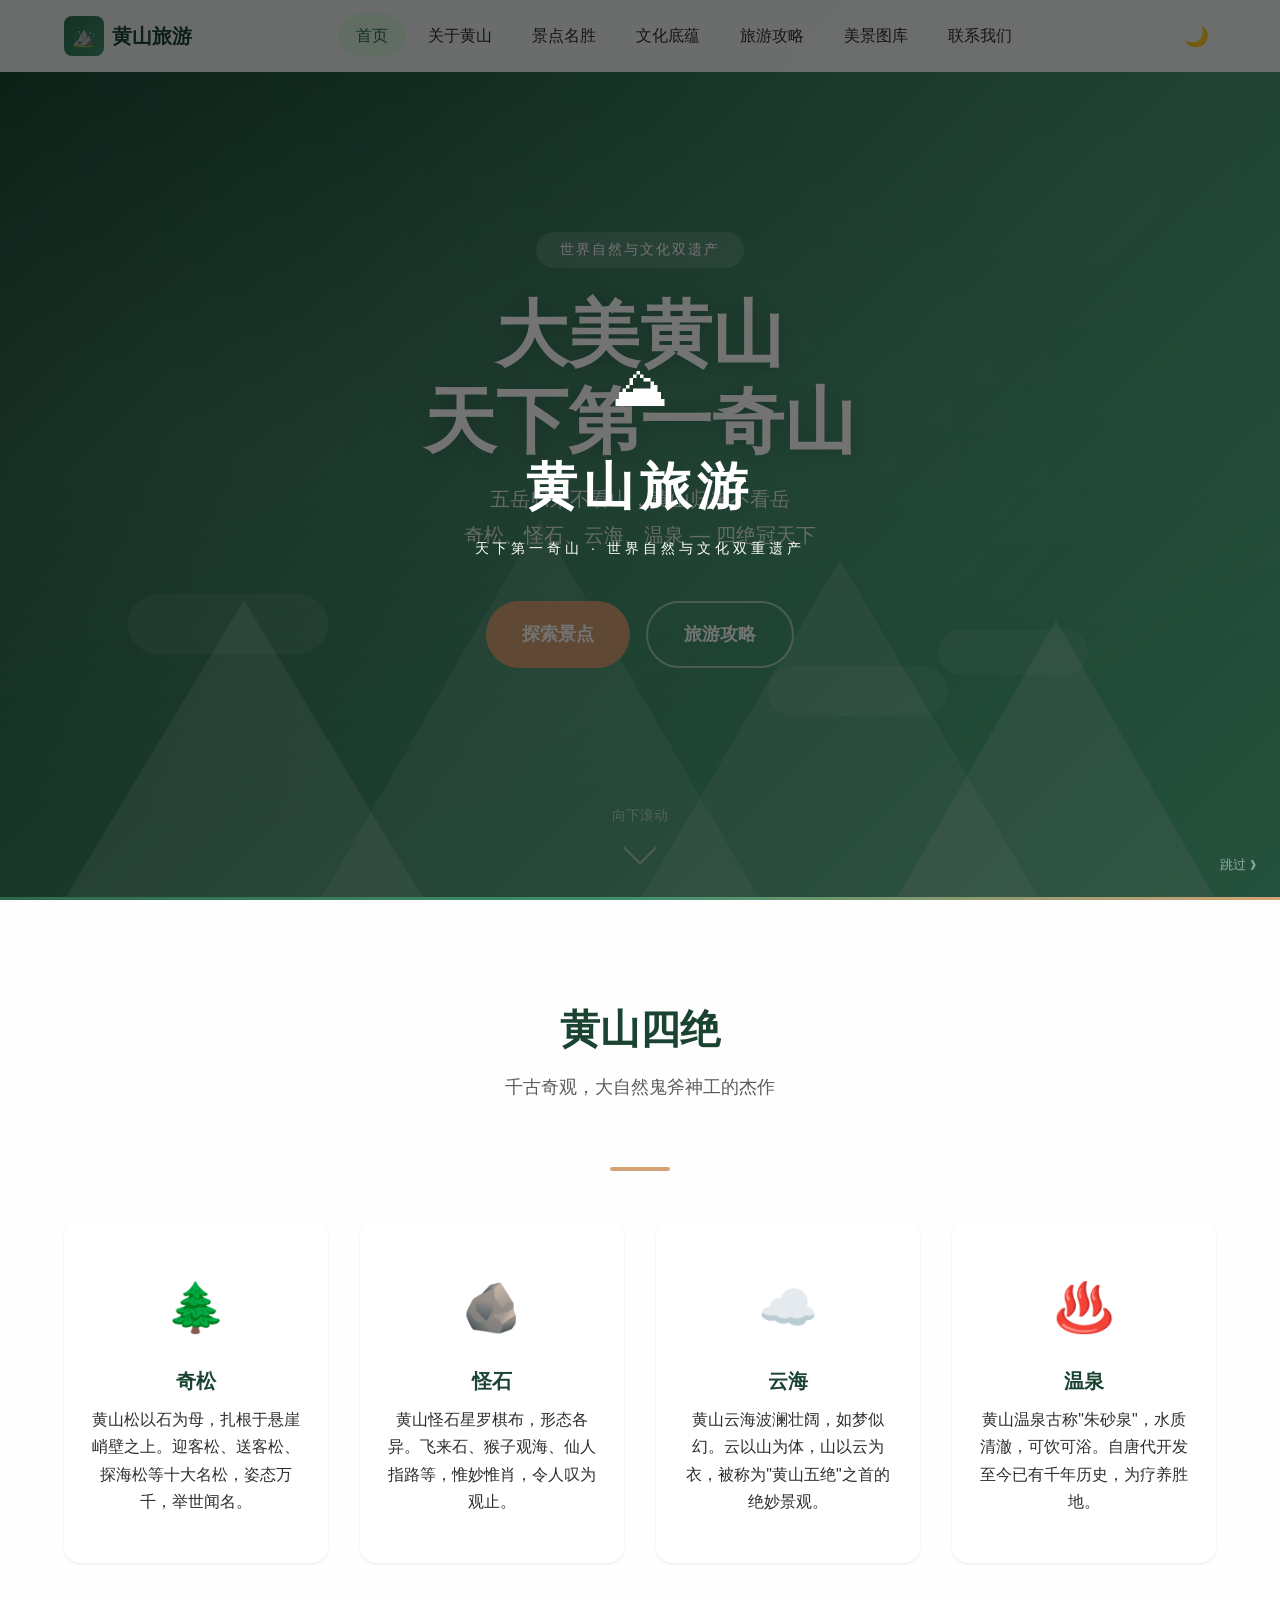
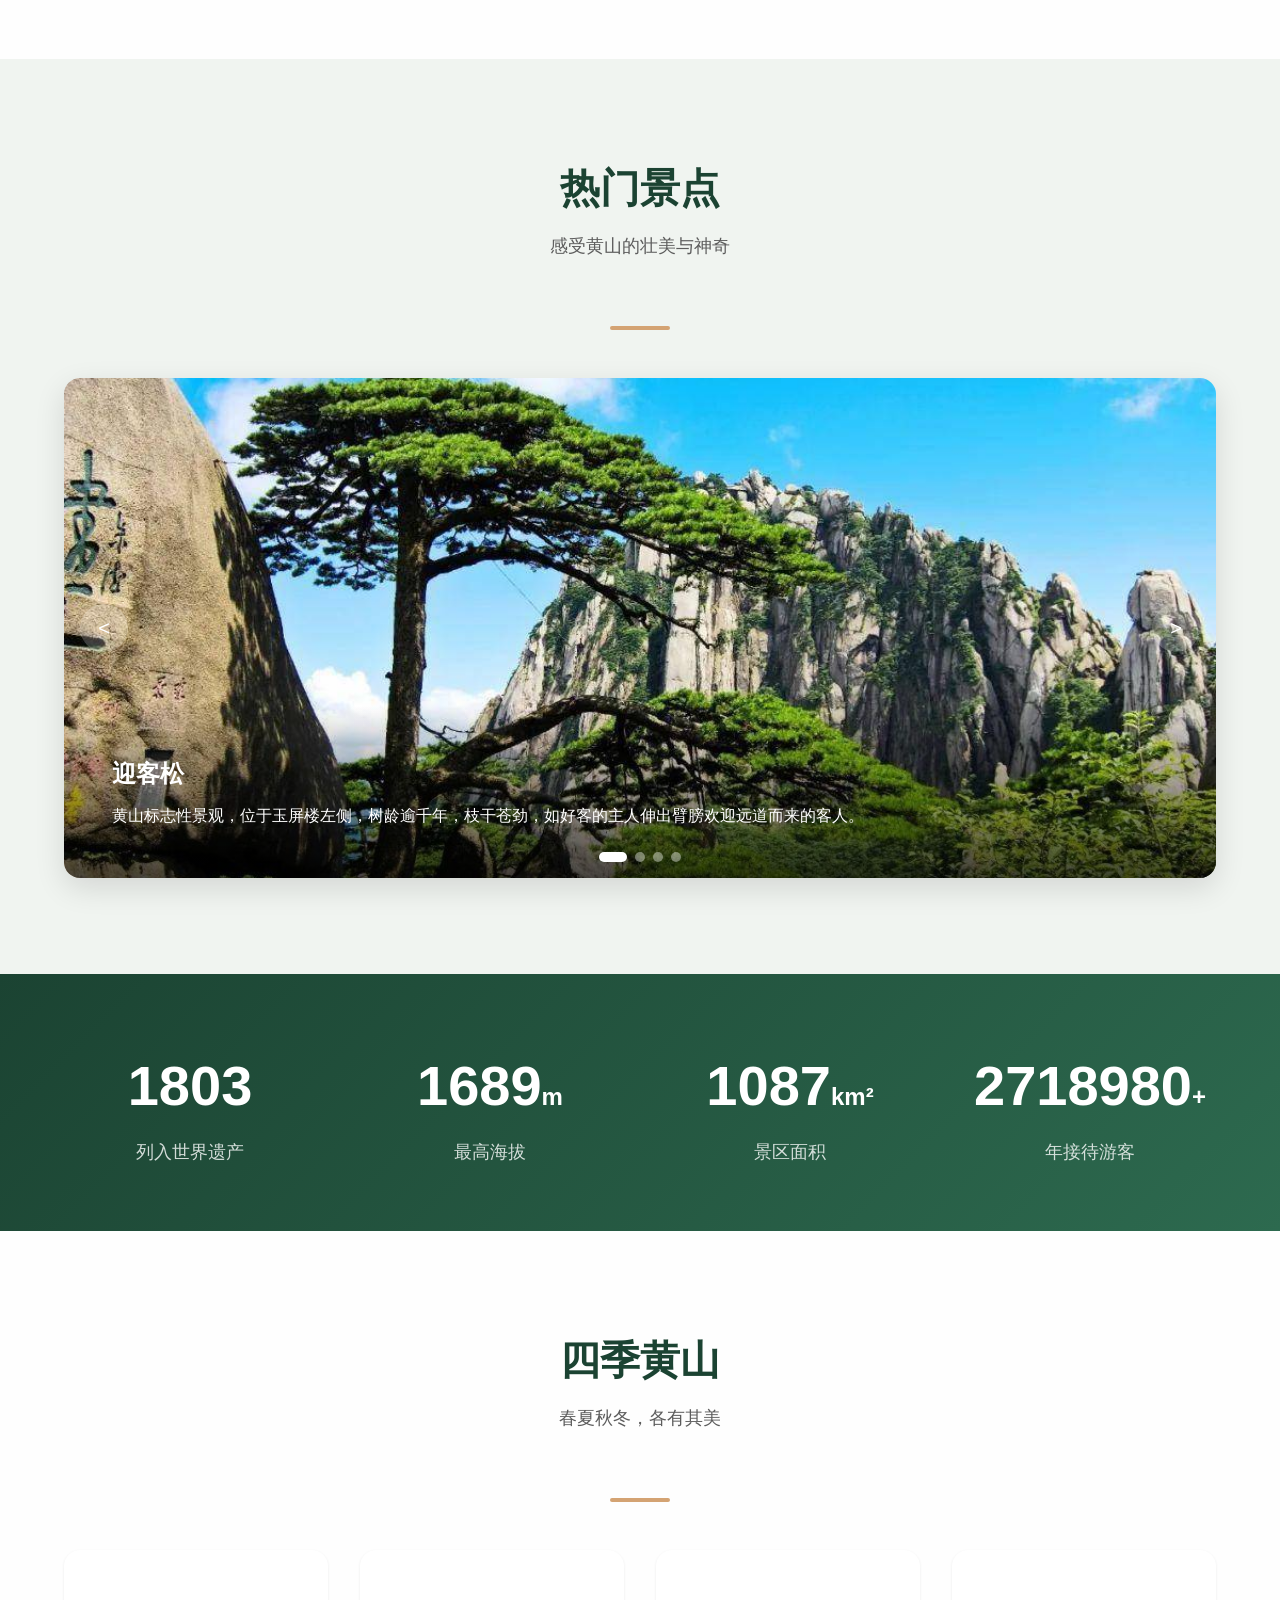
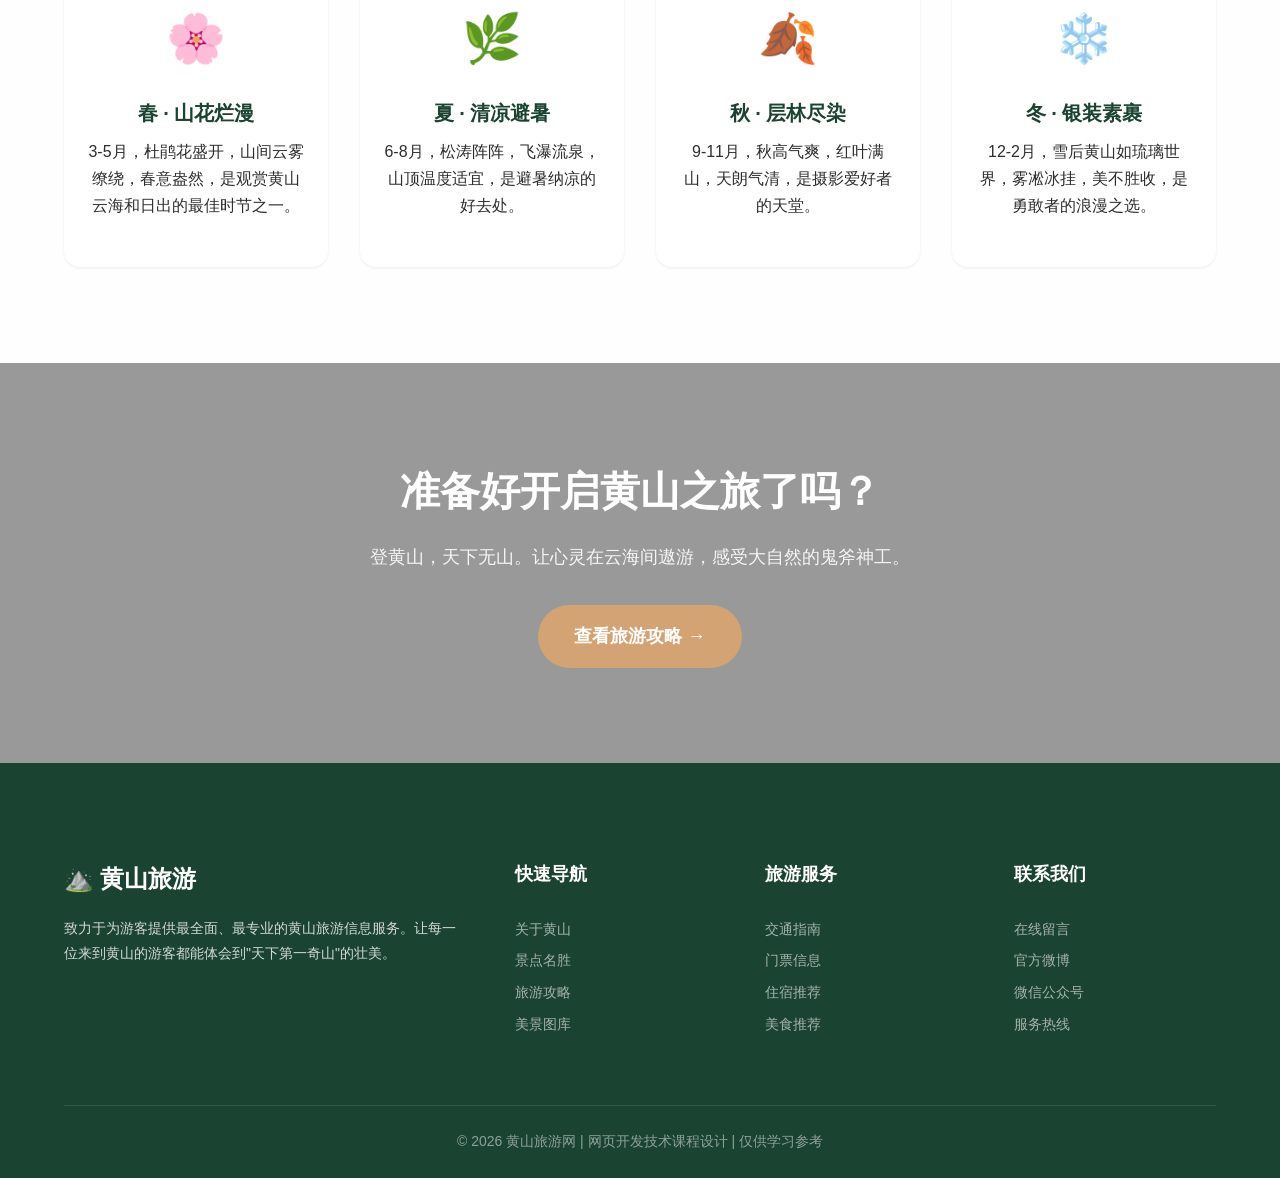
<file: index.html>
<!DOCTYPE html>
<html lang="zh-CN">
<head>
  <meta charset="UTF-8">
  <meta name="viewport" content="width=device-width, initial-scale=1.0">
  <meta name="description" content="黄山 - 世界文化与自然双重遗产, 天下第一奇山。探索黄山奇松、怪石、云海、温泉四绝景观。">
  <meta name="keywords" content="黄山,旅游,风景,奇松,怪石,云海,温泉,中国名山">
  <title>黄山旅游 | 天下第一奇山 - 世界自然与文化双遗产</title>
  <link rel="stylesheet" href="css/style.css">
  <link rel="icon" href="data:image/svg+xml,<svg xmlns=%22http://www.w3.org/2000/svg%22 viewBox=%220 0 100 100%22><text y=%22.9em%22 font-size=%2290%22>⛰️</text></svg>">
</head>
<body>
  <script src="js/splash.js"></script>

  <!-- ============ 导航栏 ============ -->
  <nav class="navbar">
    <div class="container">
      <a href="index.html" class="logo">
        <span class="logo-icon">⛰️</span>
        <span>黄山旅游</span>
      </a>
      <ul class="nav-links">
        <li><a href="index.html" class="active">首页</a></li>
        <li><a href="about.html">关于黄山</a></li>
        <li><a href="spots.html">景点名胜</a></li>
        <li><a href="culture.html">文化底蕴</a></li>
        <li><a href="guide.html">旅游攻略</a></li>
        <li><a href="gallery.html">美景图库</a></li>
        <li><a href="contact.html">联系我们</a></li>
      </ul>
      <div style="display:flex;align-items:center;gap:0.5rem;">
        <button class="theme-toggle" aria-label="切换主题" title="切换暗色/亮色模式">🌙</button>
        <button class="hamburger" aria-label="菜单">
          <span></span><span></span><span></span>
        </button>
      </div>
    </div>
  </nav>

  <!-- ============ Hero 区域 ============ -->
  <header class="hero">
    <div class="hero-mountains">
      <div class="hero-mountain"></div>
      <div class="hero-mountain"></div>
      <div class="hero-mountain"></div>
      <div class="hero-mountain"></div>
      <div class="hero-cloud"></div>
      <div class="hero-cloud"></div>
      <div class="hero-cloud"></div>
    </div>
    <div class="hero-content">
      <span class="hero-badge">世界自然与文化双遗产</span>
      <h1 class="hero-title">大美黄山<br>天下第一奇山</h1>
      <p class="hero-desc">五岳归来不看山，黄山归来不看岳<br>奇松、怪石、云海、温泉 — 四绝冠天下</p>
      <div class="hero-buttons">
        <a href="spots.html" class="btn btn-lg btn-accent">探索景点</a>
        <a href="guide.html" class="btn btn-lg btn-outline">旅游攻略</a>
      </div>
    </div>
    <div class="scroll-hint">
      <span>向下滚动</span>
      <div class="arrow"></div>
    </div>
  </header>

  <!-- ============ 四绝特色 ============ -->
  <section class="section" id="features">
    <div class="container">
      <h2 class="section-title reveal">黄山四绝</h2>
      <p class="section-subtitle reveal">千古奇观，大自然鬼斧神工的杰作</p>
      <div class="section-divider reveal"></div>
      <div class="features-grid">
        <div class="feature-card reveal">
          <span class="feature-icon">🌲</span>
          <h3 class="feature-title">奇松</h3>
          <p>黄山松以石为母，扎根于悬崖峭壁之上。迎客松、送客松、探海松等十大名松，姿态万千，举世闻名。</p>
        </div>
        <div class="feature-card reveal">
          <span class="feature-icon">🪨</span>
          <h3 class="feature-title">怪石</h3>
          <p>黄山怪石星罗棋布，形态各异。飞来石、猴子观海、仙人指路等，惟妙惟肖，令人叹为观止。</p>
        </div>
        <div class="feature-card reveal">
          <span class="feature-icon">☁️</span>
          <h3 class="feature-title">云海</h3>
          <p>黄山云海波澜壮阔，如梦似幻。云以山为体，山以云为衣，被称为"黄山五绝"之首的绝妙景观。</p>
        </div>
        <div class="feature-card reveal">
          <span class="feature-icon">♨️</span>
          <h3 class="feature-title">温泉</h3>
          <p>黄山温泉古称"朱砂泉"，水质清澈，可饮可浴。自唐代开发至今已有千年历史，为疗养胜地。</p>
        </div>
      </div>
    </div>
  </section>

  <!-- ============ 热门景点轮播 ============ -->
  <section class="section" style="background:var(--bg-alt);">
    <div class="container">
      <h2 class="section-title reveal">热门景点</h2>
      <p class="section-subtitle reveal">感受黄山的壮美与神奇</p>
      <div class="section-divider reveal"></div>
      <div class="carousel reveal">
        <div class="carousel-track">
          <div class="carousel-slide">
            <img src="images/迎客松/迎客松_1.jpeg" alt="迎客松">
            <div class="carousel-caption">
              <h3>迎客松</h3>
              <p>黄山标志性景观，位于玉屏楼左侧，树龄逾千年，枝干苍劲，如好客的主人伸出臂膀欢迎远道而来的客人。</p>
            </div>
          </div>
          <div class="carousel-slide">
            <img src="images/莲花峰/天都峰_1.jpg" alt="莲花峰">
            <div class="carousel-caption">
              <h3>莲花峰</h3>
              <p>黄山第一高峰，海拔1864.8米。主峰突起，小峰簇拥，宛如初绽的莲花，登顶可俯瞰群山云海。</p>
            </div>
          </div>
          <div class="carousel-slide">
            <img src="images/西海大峡谷/西海大峡谷_1.jpg" alt="西海大峡谷">
            <div class="carousel-caption">
              <h3>西海大峡谷</h3>
              <p>黄山最壮丽的峡谷景区，栈道悬于绝壁之上，步移景异，梦幻神奇，被称为"梦幻景区"。</p>
            </div>
          </div>
          <div class="carousel-slide">
            <img src="images/光明顶日出/光明顶日出_1.jpg" alt="光明顶日出">
            <div class="carousel-caption">
              <h3>光明顶日出</h3>
              <p>黄山第二高峰，视野开阔，是观日出、赏晚霞的最佳位置。每当晨曦初露，云海翻涌之间，金光洒满群山。</p>
            </div>
          </div>
        </div>
        <button class="carousel-btn prev" aria-label="上一张">&lt;</button>
        <button class="carousel-btn next" aria-label="下一张">&gt;</button>
        <div class="carousel-dots"></div>
      </div>
    </div>
  </section>

  <!-- ============ 统计数据 ============ -->
  <section class="stats">
    <div class="container">
      <div class="stats-grid">
        <div class="stat-item reveal">
          <div class="stat-number" data-count="1990">0</div>
          <div class="stat-label">列入世界遗产</div>
        </div>
        <div class="stat-item reveal">
          <div class="stat-number" data-count="1864">0<span class="stat-suffix">m</span></div>
          <div class="stat-label">最高海拔</div>
        </div>
        <div class="stat-item reveal">
          <div class="stat-number" data-count="1200">0<span class="stat-suffix">km²</span></div>
          <div class="stat-label">景区面积</div>
        </div>
        <div class="stat-item reveal">
          <div class="stat-number" data-count="3000000">0<span class="stat-suffix">+</span></div>
          <div class="stat-label">年接待游客</div>
        </div>
      </div>
    </div>
  </section>

  <!-- ============ 最佳季节 ============ -->
  <section class="section">
    <div class="container">
      <h2 class="section-title reveal">四季黄山</h2>
      <p class="section-subtitle reveal">春夏秋冬，各有其美</p>
      <div class="section-divider reveal"></div>
      <div class="features-grid">
        <div class="feature-card reveal">
          <span class="feature-icon">🌸</span>
          <h3 class="feature-title">春 · 山花烂漫</h3>
          <p>3-5月，杜鹃花盛开，山间云雾缭绕，春意盎然，是观赏黄山云海和日出的最佳时节之一。</p>
        </div>
        <div class="feature-card reveal">
          <span class="feature-icon">🌿</span>
          <h3 class="feature-title">夏 · 清凉避暑</h3>
          <p>6-8月，松涛阵阵，飞瀑流泉，山顶温度适宜，是避暑纳凉的好去处。</p>
        </div>
        <div class="feature-card reveal">
          <span class="feature-icon">🍂</span>
          <h3 class="feature-title">秋 · 层林尽染</h3>
          <p>9-11月，秋高气爽，红叶满山，天朗气清，是摄影爱好者的天堂。</p>
        </div>
        <div class="feature-card reveal">
          <span class="feature-icon">❄️</span>
          <h3 class="feature-title">冬 · 银装素裹</h3>
          <p>12-2月，雪后黄山如琉璃世界，雾凇冰挂，美不胜收，是勇敢者的浪漫之选。</p>
        </div>
      </div>
    </div>
  </section>

  <!-- ============ CTA 区域 ============ -->
  <section class="parallax-section" style="background-image:url('images/光明顶日出/光明顶日出_2.jpg');">
    <div class="parallax-content">
      <h2>准备好开启黄山之旅了吗？</h2>
      <p style="font-size:1.125rem;margin-bottom:2rem;opacity:.9;">登黄山，天下无山。让心灵在云海间遨游，感受大自然的鬼斧神工。</p>
      <a href="guide.html" class="btn btn-lg btn-accent">查看旅游攻略 →</a>
    </div>
  </section>

  <!-- ============ 页脚 ============ -->
  <footer class="footer">
    <div class="container">
      <div class="footer-grid">
        <div class="footer-brand">
          <h3>⛰️ 黄山旅游</h3>
          <p>致力于为游客提供最全面、最专业的黄山旅游信息服务。让每一位来到黄山的游客都能体会到"天下第一奇山"的壮美。</p>
        </div>
        <div class="footer-col">
          <h4>快速导航</h4>
          <a href="about.html">关于黄山</a>
          <a href="spots.html">景点名胜</a>
          <a href="guide.html">旅游攻略</a>
          <a href="gallery.html">美景图库</a>
        </div>
        <div class="footer-col">
          <h4>旅游服务</h4>
          <a href="guide.html#transport">交通指南</a>
          <a href="guide.html#ticket">门票信息</a>
          <a href="guide.html#hotel">住宿推荐</a>
          <a href="guide.html#food">美食推荐</a>
        </div>
        <div class="footer-col">
          <h4>联系我们</h4>
          <a href="contact.html">在线留言</a>
          <a href="#">官方微博</a>
          <a href="#">微信公众号</a>
          <a href="#">服务热线</a>
        </div>
      </div>
      <div class="footer-bottom">
        <p>&copy; 2026 黄山旅游网 | 网页开发技术课程设计 | 仅供学习参考</p>
      </div>
    </div>
  </footer>

  <!-- 返回顶部 -->
  <button class="back-to-top" aria-label="返回顶部" title="返回顶部">↑</button>

  <script src="js/main.js"></script>
  <script src="js/gallery.js"></script>
  <script src="js/form.js"></script>
  <script src="js/effects.js"></script>
</body>
</html>
</file>
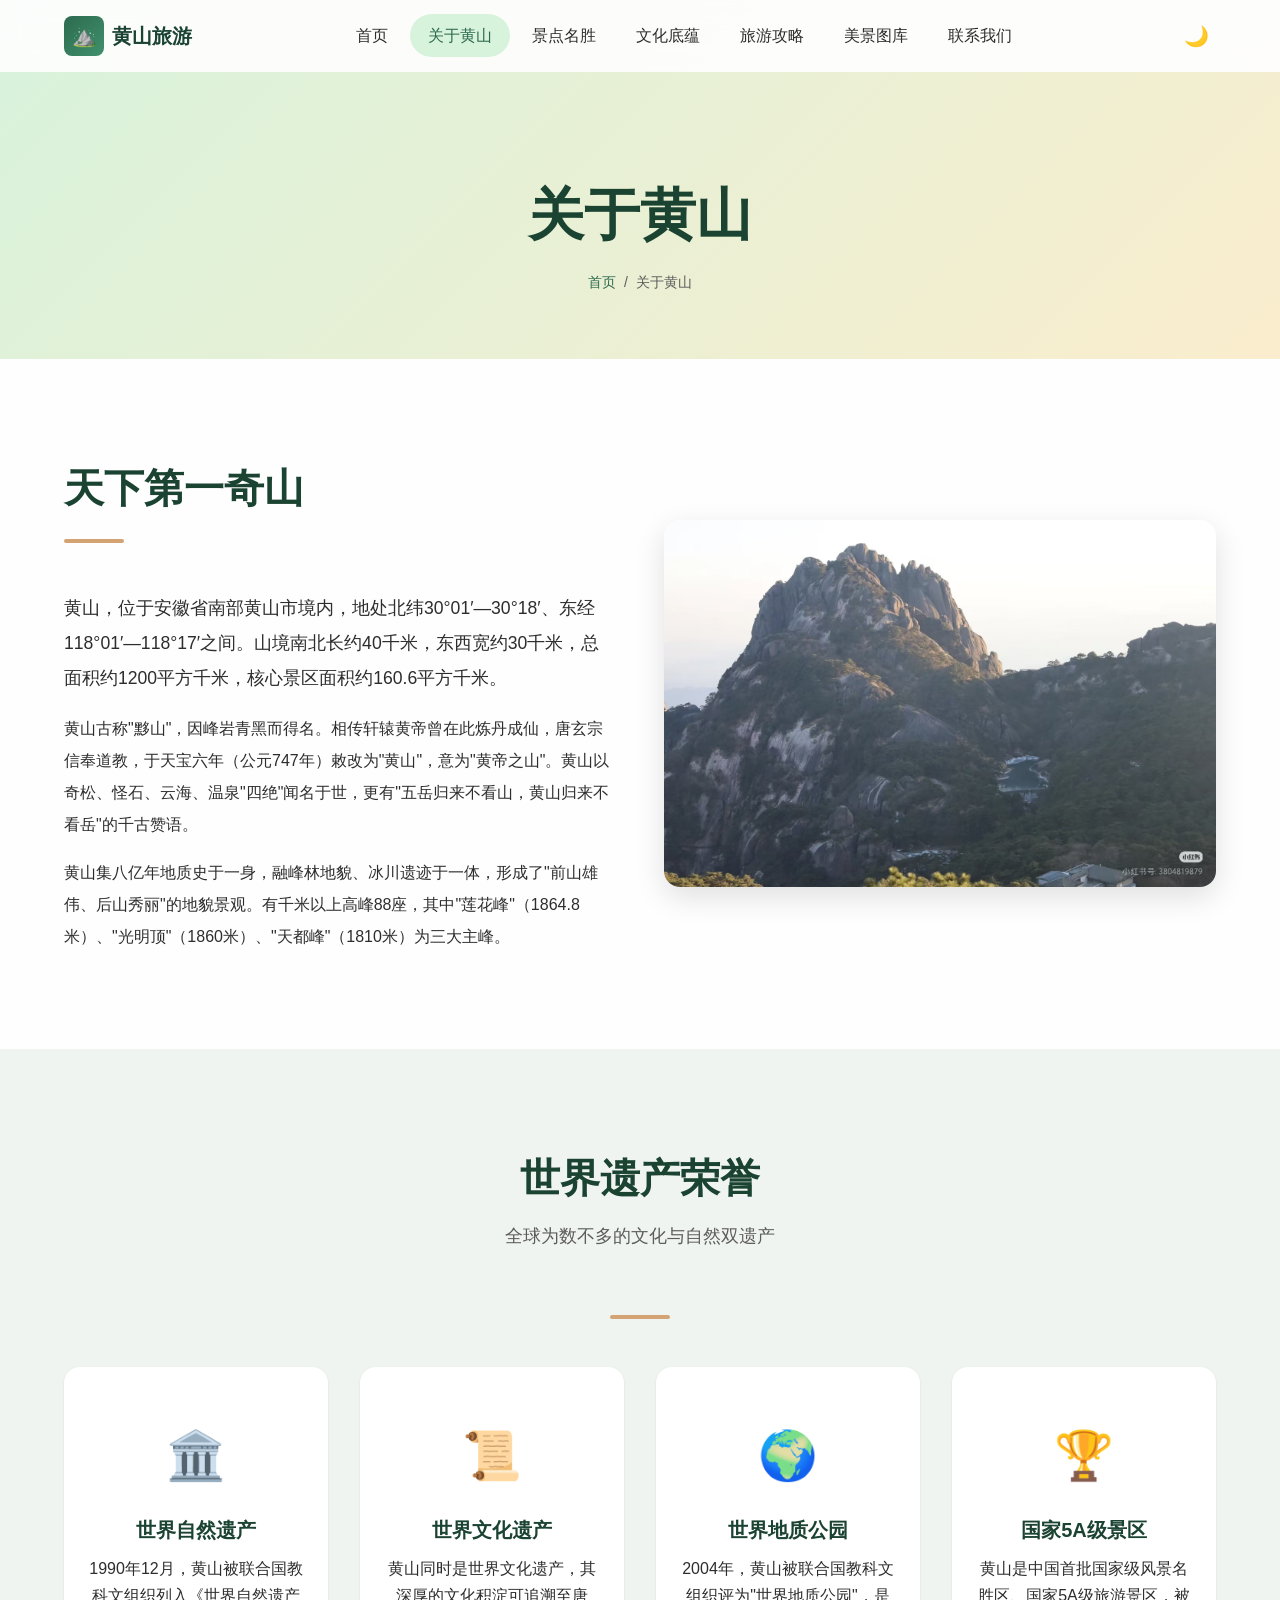
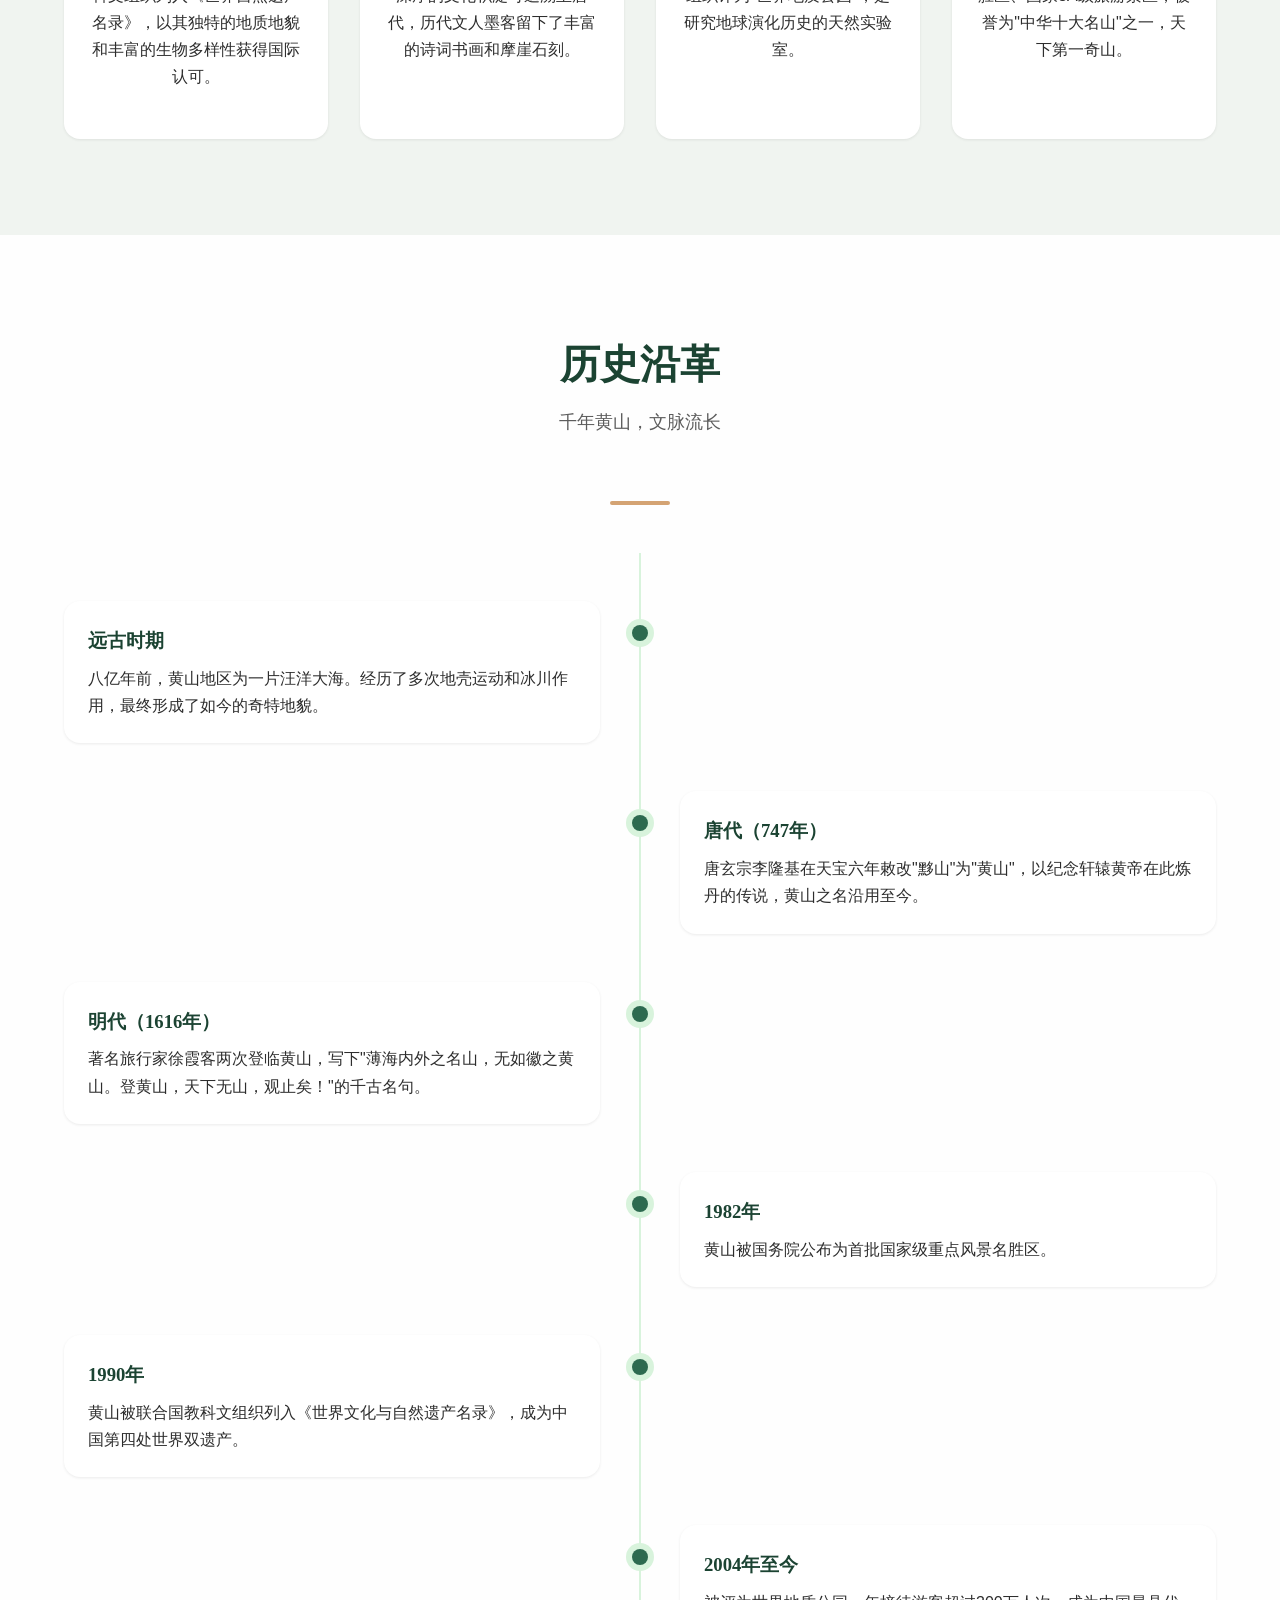
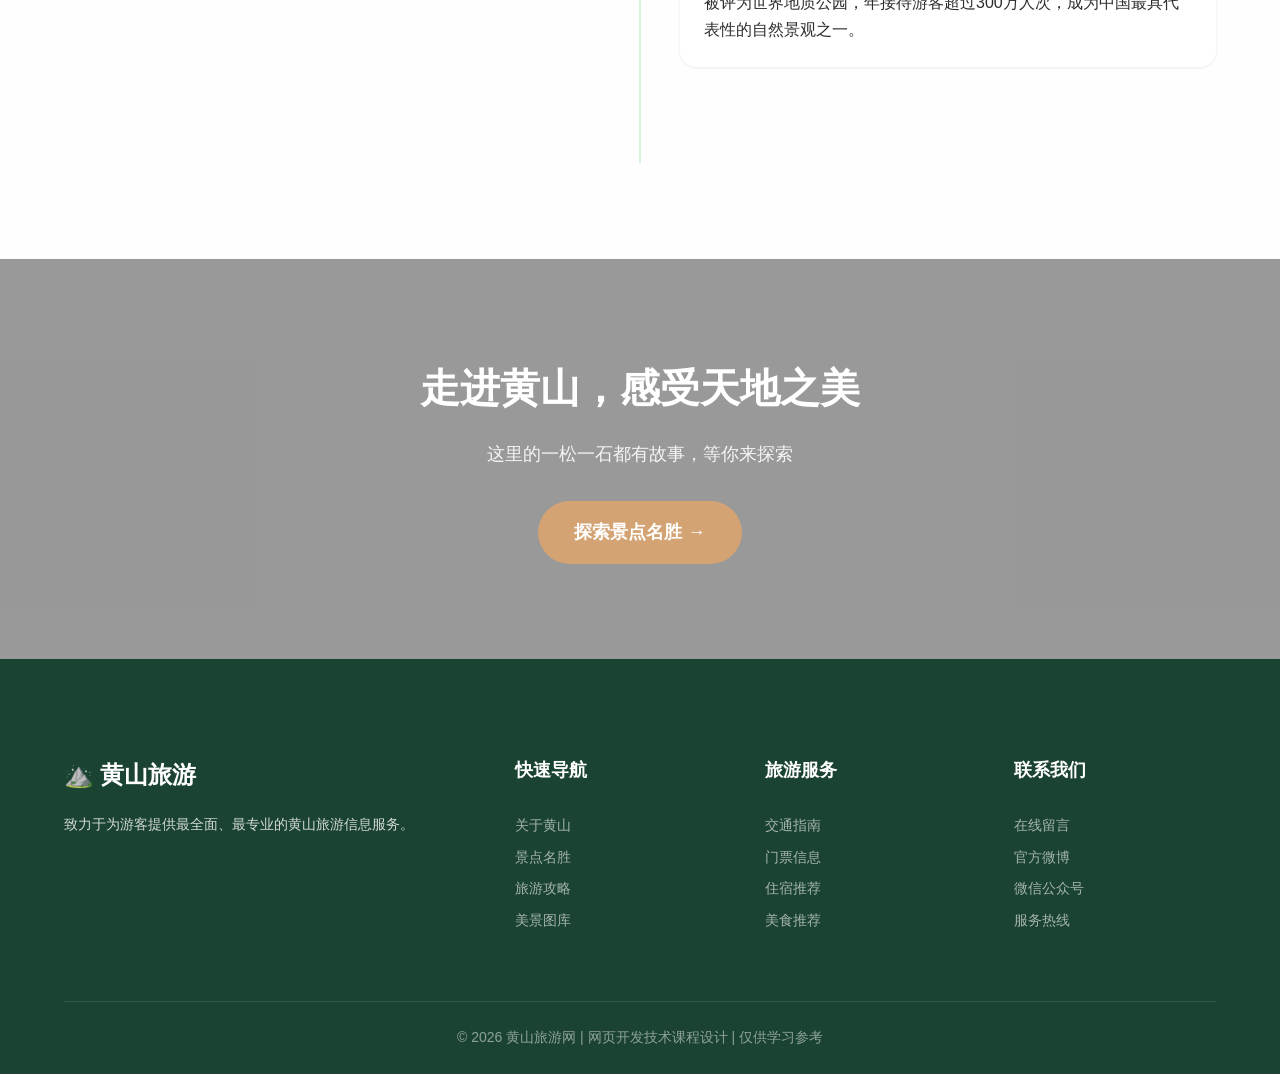
<file: about.html>
<!DOCTYPE html>
<html lang="zh-CN">
<head>
  <meta charset="UTF-8">
  <meta name="viewport" content="width=device-width, initial-scale=1.0">
  <meta name="description" content="了解黄山的历史文化、地理位置与自然奇观。黄山是世界自然与文化双重遗产，中华十大名山之一。">
  <title>关于黄山 | 世界自然与文化双遗产</title>
  <link rel="stylesheet" href="css/style.css">
  <link rel="icon" href="data:image/svg+xml,<svg xmlns=%22http://www.w3.org/2000/svg%22 viewBox=%220 0 100 100%22><text y=%22.9em%22 font-size=%2290%22>⛰️</text></svg>">
</head>
<body>

  <nav class="navbar">
    <div class="container">
      <a href="index.html" class="logo">
        <span class="logo-icon">⛰️</span>
        <span>黄山旅游</span>
      </a>
      <ul class="nav-links">
        <li><a href="index.html">首页</a></li>
        <li><a href="about.html" class="active">关于黄山</a></li>
        <li><a href="spots.html">景点名胜</a></li>
        <li><a href="culture.html">文化底蕴</a></li>
        <li><a href="guide.html">旅游攻略</a></li>
        <li><a href="gallery.html">美景图库</a></li>
        <li><a href="contact.html">联系我们</a></li>
      </ul>
      <div style="display:flex;align-items:center;gap:0.5rem;">
        <button class="theme-toggle" aria-label="切换主题">🌙</button>
        <button class="hamburger" aria-label="菜单">
          <span></span><span></span><span></span>
        </button>
      </div>
    </div>
  </nav>

  <!-- 页面 Hero -->
  <section class="page-hero">
    <div class="container">
      <h1>关于黄山</h1>
      <div class="breadcrumb">
        <a href="index.html">首页</a><span>/</span><span>关于黄山</span>
      </div>
    </div>
  </section>

  <!-- 简介 -->
  <section class="section">
    <div class="container">
      <div class="two-col reveal">
        <div>
          <h2 class="section-title" style="text-align:left;">天下第一奇山</h2>
          <div class="section-divider" style="margin-left:0;"></div>
          <p style="font-size:1.1rem;line-height:2;margin-bottom:1rem;">
            黄山，位于安徽省南部黄山市境内，地处北纬30°01′—30°18′、东经118°01′—118°17′之间。山境南北长约40千米，东西宽约30千米，总面积约1200平方千米，核心景区面积约160.6平方千米。
          </p>
          <p style="line-height:2;margin-bottom:1rem;">
            黄山古称"黟山"，因峰岩青黑而得名。相传轩辕黄帝曾在此炼丹成仙，唐玄宗信奉道教，于天宝六年（公元747年）敕改为"黄山"，意为"黄帝之山"。黄山以奇松、怪石、云海、温泉"四绝"闻名于世，更有"五岳归来不看山，黄山归来不看岳"的千古赞语。
          </p>
          <p style="line-height:2;">
            黄山集八亿年地质史于一身，融峰林地貌、冰川遗迹于一体，形成了"前山雄伟、后山秀丽"的地貌景观。有千米以上高峰88座，其中"莲花峰"（1864.8米）、"光明顶"（1860米）、"天都峰"（1810米）为三大主峰。
          </p>
        </div>
        <img src="images/莲花峰/天都峰_1.jpg" alt="黄山全景" class="two-col-img" style="width:100%;">
      </div>
    </div>
  </section>

  <!-- 世界遗产 -->
  <section class="section" style="background:var(--bg-alt);">
    <div class="container">
      <h2 class="section-title reveal">世界遗产荣誉</h2>
      <p class="section-subtitle reveal">全球为数不多的文化与自然双遗产</p>
      <div class="section-divider reveal"></div>
      <div class="features-grid">
        <div class="feature-card reveal">
          <span class="feature-icon">🏛️</span>
          <h3 class="feature-title">世界自然遗产</h3>
          <p>1990年12月，黄山被联合国教科文组织列入《世界自然遗产名录》，以其独特的地质地貌和丰富的生物多样性获得国际认可。</p>
        </div>
        <div class="feature-card reveal">
          <span class="feature-icon">📜</span>
          <h3 class="feature-title">世界文化遗产</h3>
          <p>黄山同时是世界文化遗产，其深厚的文化积淀可追溯至唐代，历代文人墨客留下了丰富的诗词书画和摩崖石刻。</p>
        </div>
        <div class="feature-card reveal">
          <span class="feature-icon">🌍</span>
          <h3 class="feature-title">世界地质公园</h3>
          <p>2004年，黄山被联合国教科文组织评为"世界地质公园"，是研究地球演化历史的天然实验室。</p>
        </div>
        <div class="feature-card reveal">
          <span class="feature-icon">🏆</span>
          <h3 class="feature-title">国家5A级景区</h3>
          <p>黄山是中国首批国家级风景名胜区、国家5A级旅游景区，被誉为"中华十大名山"之一，天下第一奇山。</p>
        </div>
      </div>
    </div>
  </section>

  <!-- 历史沿革时间线 -->
  <section class="section">
    <div class="container">
      <h2 class="section-title reveal">历史沿革</h2>
      <p class="section-subtitle reveal">千年黄山，文脉流长</p>
      <div class="section-divider reveal"></div>
      <div class="timeline reveal">
        <div class="timeline-item">
          <div class="timeline-dot"></div>
          <div class="timeline-content">
            <h3>远古时期</h3>
            <p>八亿年前，黄山地区为一片汪洋大海。经历了多次地壳运动和冰川作用，最终形成了如今的奇特地貌。</p>
          </div>
        </div>
        <div class="timeline-item">
          <div class="timeline-dot"></div>
          <div class="timeline-content">
            <h3>唐代（747年）</h3>
            <p>唐玄宗李隆基在天宝六年敕改"黟山"为"黄山"，以纪念轩辕黄帝在此炼丹的传说，黄山之名沿用至今。</p>
          </div>
        </div>
        <div class="timeline-item">
          <div class="timeline-dot"></div>
          <div class="timeline-content">
            <h3>明代（1616年）</h3>
            <p>著名旅行家徐霞客两次登临黄山，写下"薄海内外之名山，无如徽之黄山。登黄山，天下无山，观止矣！"的千古名句。</p>
          </div>
        </div>
        <div class="timeline-item">
          <div class="timeline-dot"></div>
          <div class="timeline-content">
            <h3>1982年</h3>
            <p>黄山被国务院公布为首批国家级重点风景名胜区。</p>
          </div>
        </div>
        <div class="timeline-item">
          <div class="timeline-dot"></div>
          <div class="timeline-content">
            <h3>1990年</h3>
            <p>黄山被联合国教科文组织列入《世界文化与自然遗产名录》，成为中国第四处世界双遗产。</p>
          </div>
        </div>
        <div class="timeline-item">
          <div class="timeline-dot"></div>
          <div class="timeline-content">
            <h3>2004年至今</h3>
            <p>被评为世界地质公园，年接待游客超过300万人次，成为中国最具代表性的自然景观之一。</p>
          </div>
        </div>
      </div>
    </div>
  </section>

  <!-- CTA -->
  <section class="parallax-section" style="background-image:url('images/西海大峡谷/西海大峡谷_1.jpg');">
    <div class="parallax-content">
      <h2>走进黄山，感受天地之美</h2>
      <p style="font-size:1.125rem;margin-bottom:2rem;opacity:.9;">这里的一松一石都有故事，等你来探索</p>
      <a href="spots.html" class="btn btn-lg btn-accent">探索景点名胜 →</a>
    </div>
  </section>

  <footer class="footer">
    <div class="container">
      <div class="footer-grid">
        <div class="footer-brand">
          <h3>⛰️ 黄山旅游</h3>
          <p>致力于为游客提供最全面、最专业的黄山旅游信息服务。</p>
        </div>
        <div class="footer-col">
          <h4>快速导航</h4>
          <a href="about.html">关于黄山</a>
          <a href="spots.html">景点名胜</a>
          <a href="guide.html">旅游攻略</a>
          <a href="gallery.html">美景图库</a>
        </div>
        <div class="footer-col">
          <h4>旅游服务</h4>
          <a href="guide.html#transport">交通指南</a>
          <a href="guide.html#ticket">门票信息</a>
          <a href="guide.html#hotel">住宿推荐</a>
          <a href="guide.html#food">美食推荐</a>
        </div>
        <div class="footer-col">
          <h4>联系我们</h4>
          <a href="contact.html">在线留言</a>
          <a href="#">官方微博</a>
          <a href="#">微信公众号</a>
          <a href="#">服务热线</a>
        </div>
      </div>
      <div class="footer-bottom">
        <p>&copy; 2026 黄山旅游网 | 网页开发技术课程设计 | 仅供学习参考</p>
      </div>
    </div>
  </footer>

  <button class="back-to-top" aria-label="返回顶部">↑</button>

  <script src="js/main.js"></script>
  <script src="js/gallery.js"></script>
  <script src="js/form.js"></script>
  <script src="js/effects.js"></script>
</body>
</html>
</file>
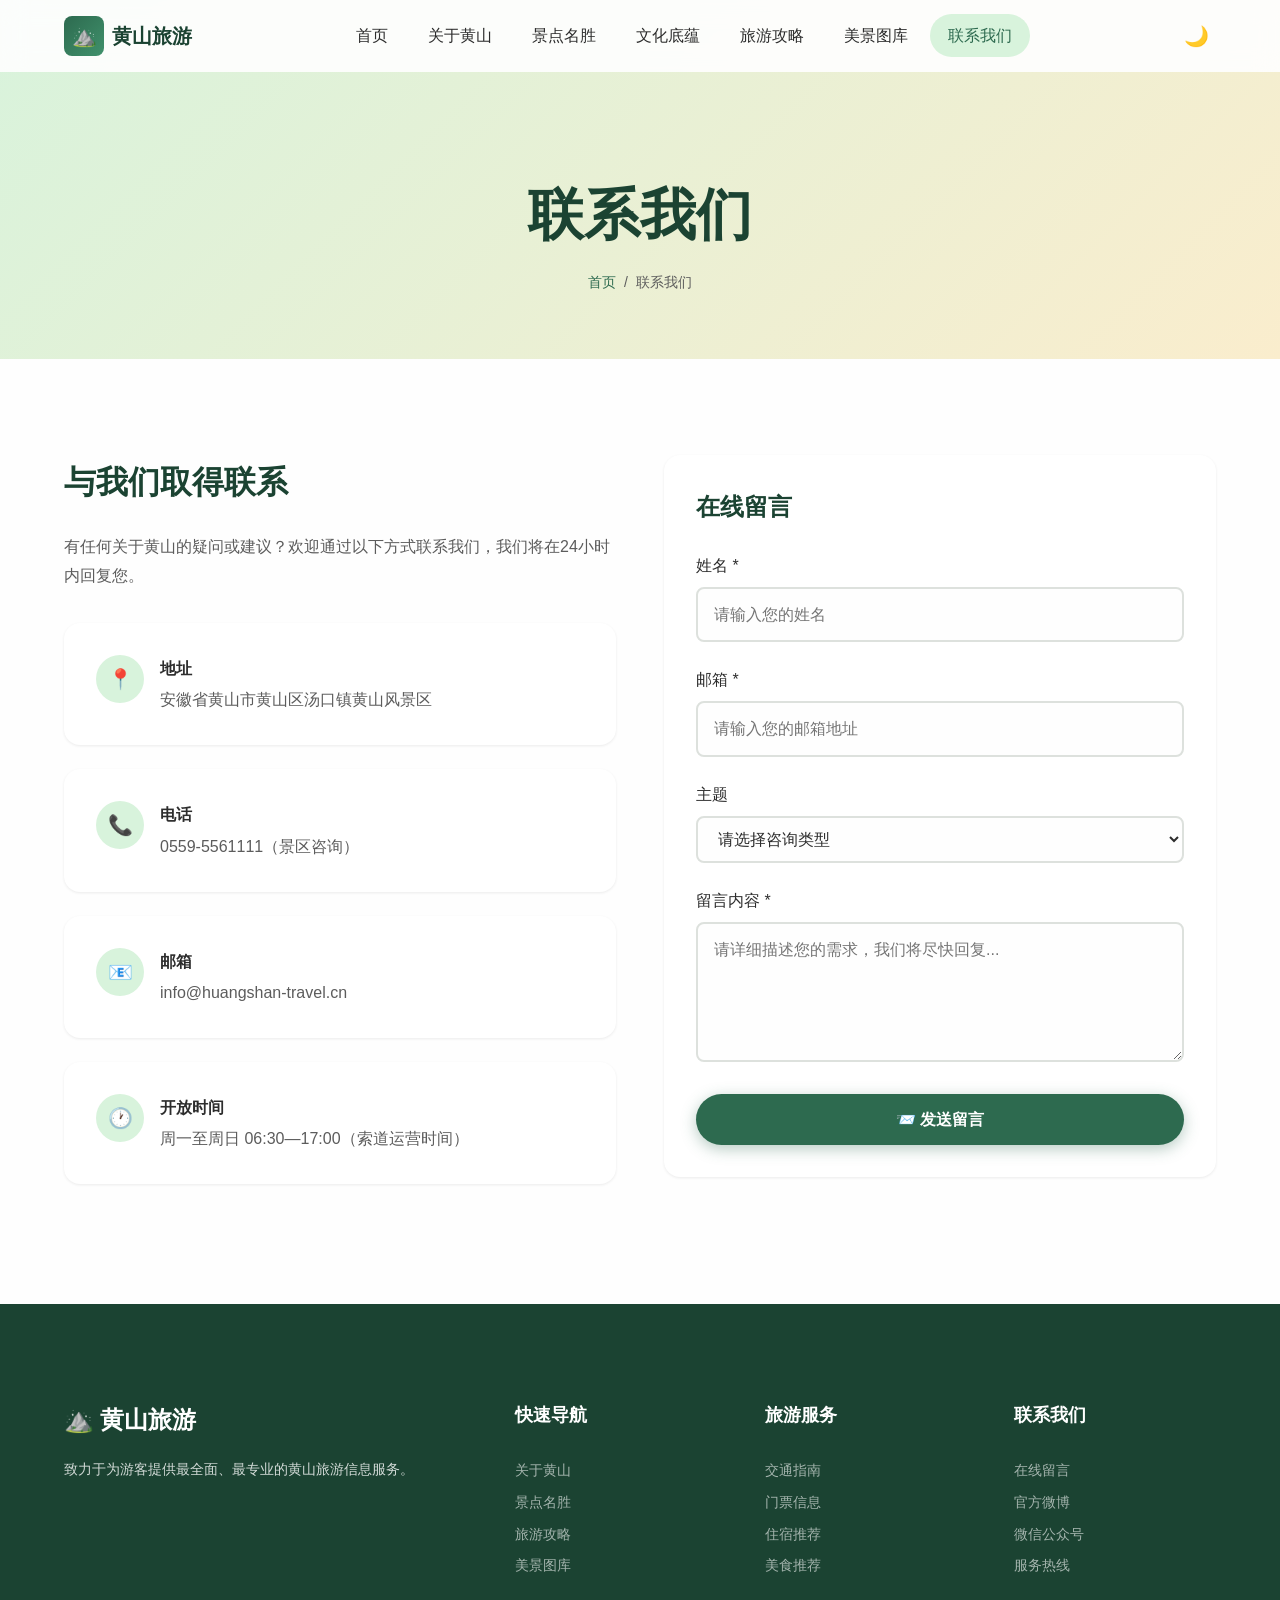
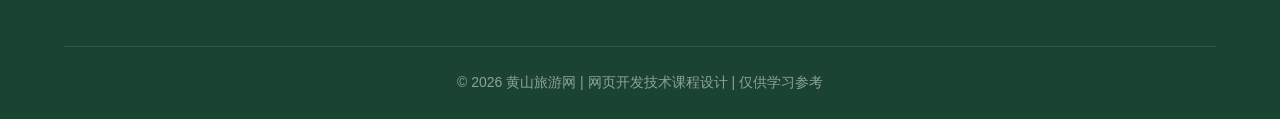
<file: contact.html>
<!DOCTYPE html>
<html lang="zh-CN">
<head>
  <meta charset="UTF-8">
  <meta name="viewport" content="width=device-width, initial-scale=1.0">
  <meta name="description" content="联系我们 - 黄山旅游网站。在线留言咨询黄山旅游信息，获取专业建议。">
  <title>联系我们 | 黄山旅游在线咨询</title>
  <link rel="stylesheet" href="css/style.css">
  <link rel="icon" href="data:image/svg+xml,<svg xmlns=%22http://www.w3.org/2000/svg%22 viewBox=%220 0 100 100%22><text y=%22.9em%22 font-size=%2290%22>⛰️</text></svg>">
  <style>
    .contact-grid {
      display: grid;
      grid-template-columns: 1fr 1fr;
      gap: var(--space-2xl);
    }
    .contact-info-card {
      background: var(--white); border-radius: var(--radius-lg);
      padding: var(--space-xl); box-shadow: var(--shadow-sm);
      display: flex; align-items: flex-start; gap: var(--space-md);
      margin-bottom: var(--space-lg);
      transition: all var(--transition);
    }
    .contact-info-card:hover { box-shadow: var(--shadow-md); }
    .contact-icon {
      width: 48px; height: 48px; border-radius: var(--radius-full);
      background: var(--primary-pale); display: flex;
      align-items: center; justify-content: center;
      font-size: var(--fs-xl); flex-shrink: 0;
    }
    @media (max-width: 768px) {
      .contact-grid { grid-template-columns: 1fr; }
    }
  </style>
</head>
<body>

  <nav class="navbar">
    <div class="container">
      <a href="index.html" class="logo"><span class="logo-icon">⛰️</span><span>黄山旅游</span></a>
      <ul class="nav-links">
        <li><a href="index.html">首页</a></li>
        <li><a href="about.html">关于黄山</a></li>
        <li><a href="spots.html">景点名胜</a></li>
        <li><a href="culture.html">文化底蕴</a></li>
        <li><a href="guide.html">旅游攻略</a></li>
        <li><a href="gallery.html">美景图库</a></li>
        <li><a href="contact.html" class="active">联系我们</a></li>
      </ul>
      <div style="display:flex;align-items:center;gap:0.5rem;">
        <button class="theme-toggle" aria-label="切换主题">🌙</button>
        <button class="hamburger" aria-label="菜单"><span></span><span></span><span></span></button>
      </div>
    </div>
  </nav>

  <section class="page-hero">
    <div class="container">
      <h1>联系我们</h1>
      <div class="breadcrumb"><a href="index.html">首页</a><span>/</span><span>联系我们</span></div>
    </div>
  </section>

  <section class="section">
    <div class="container">
      <div class="contact-grid">
        <!-- 联系信息 -->
        <div class="reveal">
          <h2 style="font-family:var(--font-title);font-size:var(--fs-3xl);color:var(--primary-dark);margin-bottom:var(--space-lg);">与我们取得联系</h2>
          <p style="color:var(--text-light);margin-bottom:var(--space-xl);line-height:1.8;">
            有任何关于黄山的疑问或建议？欢迎通过以下方式联系我们，我们将在24小时内回复您。
          </p>

          <div class="contact-info-card">
            <div class="contact-icon">📍</div>
            <div>
              <strong style="display:block;margin-bottom:4px;">地址</strong>
              <span style="color:var(--text-light);">安徽省黄山市黄山区汤口镇黄山风景区</span>
            </div>
          </div>

          <div class="contact-info-card">
            <div class="contact-icon">📞</div>
            <div>
              <strong style="display:block;margin-bottom:4px;">电话</strong>
              <span style="color:var(--text-light);">0559-5561111（景区咨询）</span>
            </div>
          </div>

          <div class="contact-info-card">
            <div class="contact-icon">📧</div>
            <div>
              <strong style="display:block;margin-bottom:4px;">邮箱</strong>
              <span style="color:var(--text-light);">info@huangshan-travel.cn</span>
            </div>
          </div>

          <div class="contact-info-card">
            <div class="contact-icon">🕐</div>
            <div>
              <strong style="display:block;margin-bottom:4px;">开放时间</strong>
              <span style="color:var(--text-light);">周一至周日 06:30—17:00（索道运营时间）</span>
            </div>
          </div>
        </div>

        <!-- 联系表单 -->
        <div class="reveal">
          <div style="background:var(--white);border-radius:var(--radius-lg);padding:var(--space-xl);box-shadow:var(--shadow-sm);">
            <h3 style="font-family:var(--font-title);font-size:var(--fs-2xl);color:var(--primary-dark);margin-bottom:var(--space-lg);">在线留言</h3>
            <form id="contactForm" novalidate>
              <div class="form-group">
                <label class="form-label" for="contactName">姓名 *</label>
                <input type="text" id="contactName" class="form-input" placeholder="请输入您的姓名" required minlength="2">
              </div>
              <div class="form-group">
                <label class="form-label" for="contactEmail">邮箱 *</label>
                <input type="email" id="contactEmail" class="form-input" placeholder="请输入您的邮箱地址" required>
              </div>
              <div class="form-group">
                <label class="form-label" for="contactSubject">主题</label>
                <select id="contactSubject" class="form-input" style="appearance:auto;">
                  <option value="">请选择咨询类型</option>
                  <option value="ticket">门票咨询</option>
                  <option value="route">路线规划</option>
                  <option value="hotel">住宿预订</option>
                  <option value="transport">交通指南</option>
                  <option value="other">其他问题</option>
                </select>
              </div>
              <div class="form-group">
                <label class="form-label" for="contactMessage">留言内容 *</label>
                <textarea id="contactMessage" class="form-textarea" placeholder="请详细描述您的需求，我们将尽快回复..." required minlength="10"></textarea>
              </div>
              <button type="submit" class="btn btn-primary" style="width:100%;justify-content:center;">
                📨 发送留言
              </button>
            </form>
          </div>
        </div>
      </div>
    </div>
  </section>

  <footer class="footer">
    <div class="container">
      <div class="footer-grid">
        <div class="footer-brand"><h3>⛰️ 黄山旅游</h3><p>致力于为游客提供最全面、最专业的黄山旅游信息服务。</p></div>
        <div class="footer-col"><h4>快速导航</h4><a href="about.html">关于黄山</a><a href="spots.html">景点名胜</a><a href="guide.html">旅游攻略</a><a href="gallery.html">美景图库</a></div>
        <div class="footer-col"><h4>旅游服务</h4><a href="guide.html#transport">交通指南</a><a href="guide.html#ticket">门票信息</a><a href="guide.html#hotel">住宿推荐</a><a href="guide.html#food">美食推荐</a></div>
        <div class="footer-col"><h4>联系我们</h4><a href="contact.html">在线留言</a><a href="#">官方微博</a><a href="#">微信公众号</a><a href="#">服务热线</a></div>
      </div>
      <div class="footer-bottom"><p>&copy; 2026 黄山旅游网 | 网页开发技术课程设计 | 仅供学习参考</p></div>
    </div>
  </footer>

  <button class="back-to-top" aria-label="返回顶部">↑</button>
  <script src="js/main.js"></script>
  <script src="js/gallery.js"></script>
  <script src="js/form.js"></script>
  <script src="js/effects.js"></script>
</body>
</html>
</file>
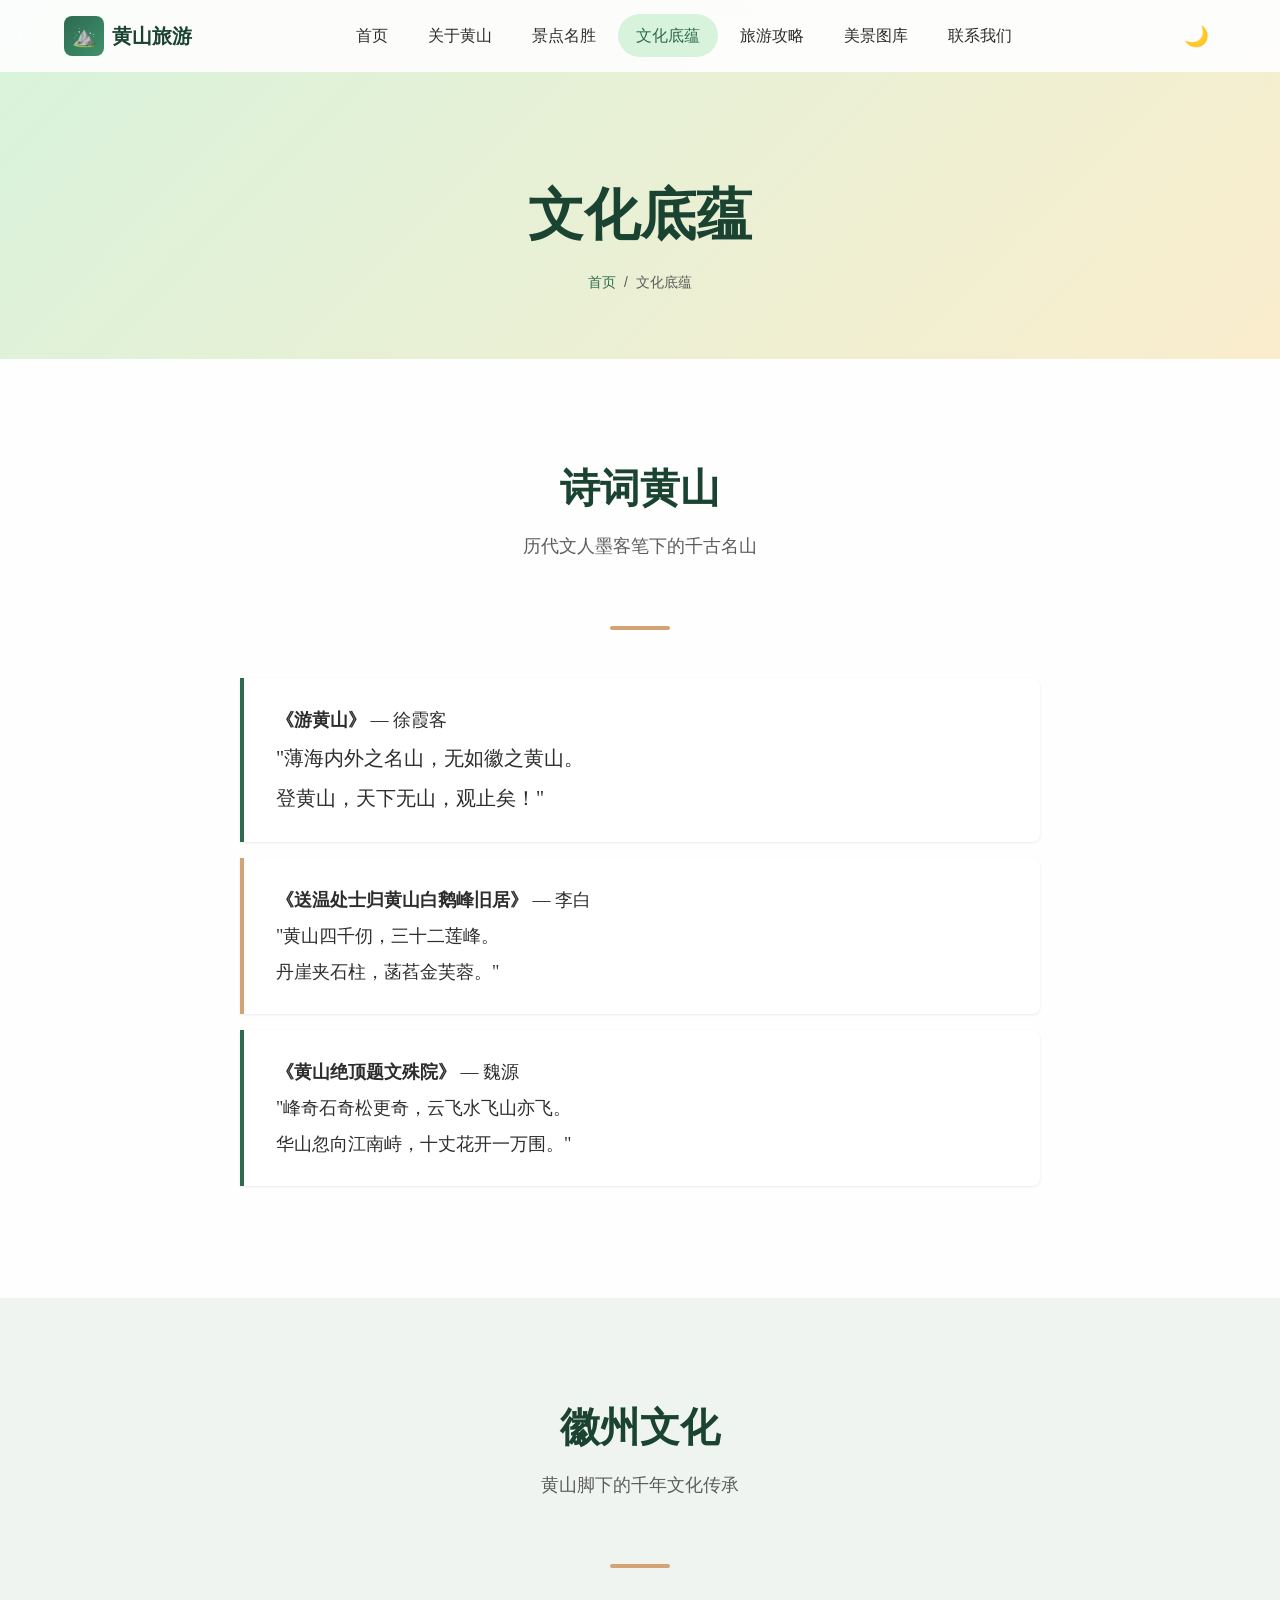
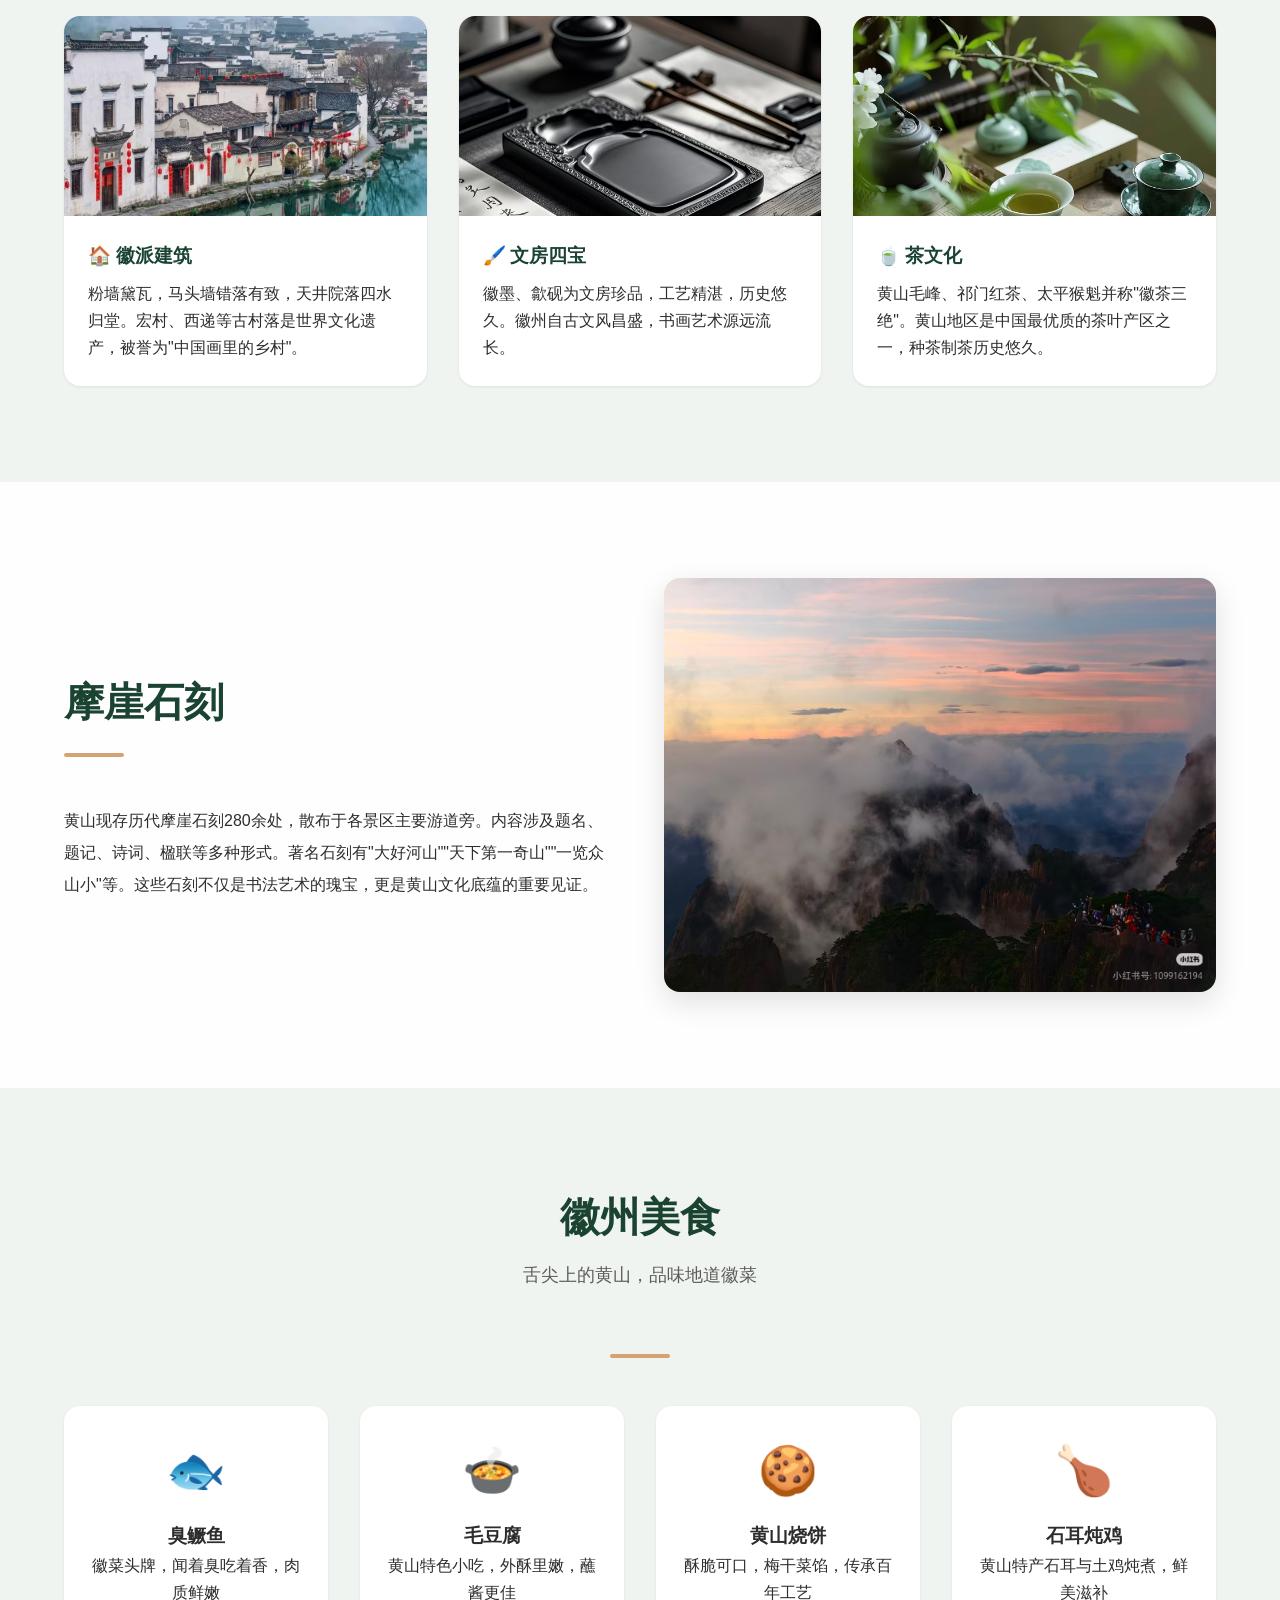
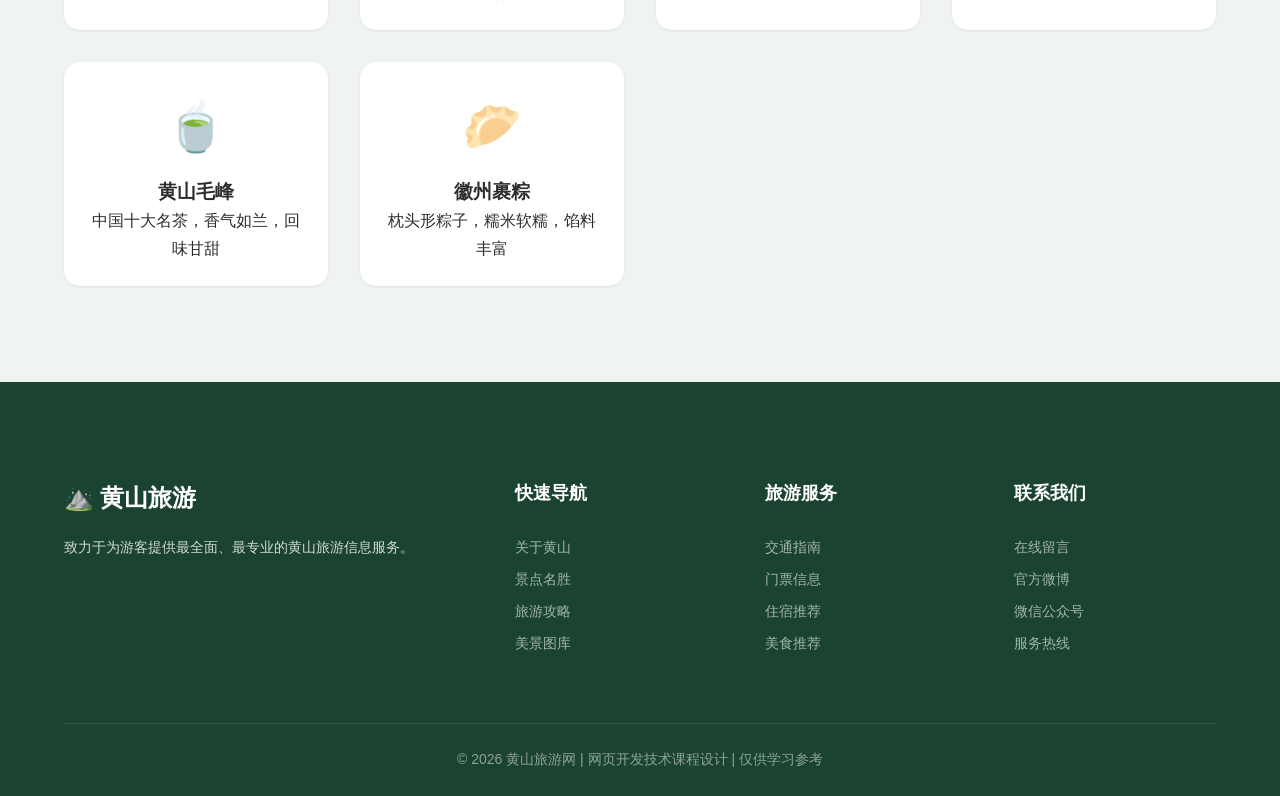
<file: culture.html>
<!DOCTYPE html>
<html lang="zh-CN">
<head>
  <meta charset="UTF-8">
  <meta name="viewport" content="width=device-width, initial-scale=1.0">
  <meta name="description" content="探索黄山深厚的文化底蕴：徽州文化、诗词书画、摩崖石刻、茶文化、地方美食等。">
  <title>文化底蕴 | 黄山诗词书画与徽州文化</title>
  <link rel="stylesheet" href="css/style.css">
  <link rel="icon" href="data:image/svg+xml,<svg xmlns=%22http://www.w3.org/2000/svg%22 viewBox=%220 0 100 100%22><text y=%22.9em%22 font-size=%2290%22>⛰️</text></svg>">
  <style>
    .culture-card {
      background: var(--white); border-radius: var(--radius-lg); overflow: hidden;
      box-shadow: var(--shadow-sm); transition: all var(--transition);
    }
    .culture-card:hover { transform: translateY(-4px); box-shadow: var(--shadow-lg); }
    .culture-card img { width: 100%; height: 200px; object-fit: cover; }
    .culture-card-body { padding: var(--space-lg); }
    .culture-card-body h3 { font-family: var(--font-title); color: var(--primary-dark); margin-bottom: var(--space-sm); }
    .poem-box {
      background: var(--white); border-left: 4px solid var(--primary);
      padding: var(--space-lg) var(--space-xl); border-radius: 0 var(--radius-md) var(--radius-md) 0;
      font-family: var(--font-title); font-size: var(--fs-lg); line-height: 2;
      box-shadow: var(--shadow-sm); margin: var(--space-md) 0;
    }
    .food-grid {
      display: grid;
      grid-template-columns: repeat(auto-fill, minmax(250px,1fr));
      gap: var(--space-xl);
    }
    .food-item {
      text-align: center; background: var(--white); padding: var(--space-lg);
      border-radius: var(--radius-lg); box-shadow: var(--shadow-sm);
      transition: all var(--transition);
    }
    .food-item:hover { transform: translateY(-3px); box-shadow: var(--shadow-md); }
    .food-item .food-emoji { font-size: 3rem; display: block; margin-bottom: var(--space-sm); }
  </style>
</head>
<body>

  <nav class="navbar">
    <div class="container">
      <a href="index.html" class="logo"><span class="logo-icon">⛰️</span><span>黄山旅游</span></a>
      <ul class="nav-links">
        <li><a href="index.html">首页</a></li>
        <li><a href="about.html">关于黄山</a></li>
        <li><a href="spots.html">景点名胜</a></li>
        <li><a href="culture.html" class="active">文化底蕴</a></li>
        <li><a href="guide.html">旅游攻略</a></li>
        <li><a href="gallery.html">美景图库</a></li>
        <li><a href="contact.html">联系我们</a></li>
      </ul>
      <div style="display:flex;align-items:center;gap:0.5rem;">
        <button class="theme-toggle" aria-label="切换主题">🌙</button>
        <button class="hamburger" aria-label="菜单"><span></span><span></span><span></span></button>
      </div>
    </div>
  </nav>

  <section class="page-hero">
    <div class="container">
      <h1>文化底蕴</h1>
      <div class="breadcrumb"><a href="index.html">首页</a><span>/</span><span>文化底蕴</span></div>
    </div>
  </section>

  <!-- 诗词文化 -->
  <section class="section">
    <div class="container">
      <h2 class="section-title reveal">诗词黄山</h2>
      <p class="section-subtitle reveal">历代文人墨客笔下的千古名山</p>
      <div class="section-divider reveal"></div>
      <div style="max-width:800px;margin:0 auto;">
        <div class="poem-box reveal">
          <p><strong>《游黄山》</strong> — 徐霞客</p>
          <p style="font-size:var(--fs-xl);">"薄海内外之名山，无如徽之黄山。<br>登黄山，天下无山，观止矣！"</p>
        </div>
        <div class="poem-box reveal" style="border-left-color:var(--accent);">
          <p><strong>《送温处士归黄山白鹅峰旧居》</strong> — 李白</p>
          <p style="font-size:var(--fs-lg);">"黄山四千仞，三十二莲峰。<br>丹崖夹石柱，菡萏金芙蓉。"</p>
        </div>
        <div class="poem-box reveal">
          <p><strong>《黄山绝顶题文殊院》</strong> — 魏源</p>
          <p style="font-size:var(--fs-lg);">"峰奇石奇松更奇，云飞水飞山亦飞。<br>华山忽向江南峙，十丈花开一万围。"</p>
        </div>
      </div>
    </div>
  </section>

  <!-- 徽州文化 -->
  <section class="section" style="background:var(--bg-alt);">
    <div class="container">
      <h2 class="section-title reveal">徽州文化</h2>
      <p class="section-subtitle reveal">黄山脚下的千年文化传承</p>
      <div class="section-divider reveal"></div>
      <div style="display:grid;grid-template-columns:repeat(auto-fit,minmax(280px,1fr));gap:var(--space-xl);">
        <div class="culture-card reveal">
          <img src="images/徽派建筑/徽派建筑_1.jpg" alt="徽派建筑">
          <div class="culture-card-body">
            <h3>🏠 徽派建筑</h3>
            <p>粉墙黛瓦，马头墙错落有致，天井院落四水归堂。宏村、西递等古村落是世界文化遗产，被誉为"中国画里的乡村"。</p>
          </div>
        </div>
        <div class="culture-card reveal">
          <img src="images/文房四宝/文房四宝_1.jpg" alt="歙砚">
          <div class="culture-card-body">
            <h3>🖌️ 文房四宝</h3>
            <p>徽墨、歙砚为文房珍品，工艺精湛，历史悠久。徽州自古文风昌盛，书画艺术源远流长。</p>
          </div>
        </div>
        <div class="culture-card reveal">
          <img src="images/茶文化/茶文化_1.jpg" alt="黄山毛峰">
          <div class="culture-card-body">
            <h3>🍵 茶文化</h3>
            <p>黄山毛峰、祁门红茶、太平猴魁并称"徽茶三绝"。黄山地区是中国最优质的茶叶产区之一，种茶制茶历史悠久。</p>
          </div>
        </div>
      </div>
    </div>
  </section>

  <!-- 摩崖石刻 -->
  <section class="section">
    <div class="container">
      <div class="two-col reveal">
        <div>
          <h2 class="section-title" style="text-align:left;">摩崖石刻</h2>
          <div class="section-divider" style="margin-left:0;"></div>
          <p style="line-height:2;">黄山现存历代摩崖石刻280余处，散布于各景区主要游道旁。内容涉及题名、题记、诗词、楹联等多种形式。著名石刻有"大好河山""天下第一奇山""一览众山小"等。这些石刻不仅是书法艺术的瑰宝，更是黄山文化底蕴的重要见证。</p>
        </div>
        <img src="images/云海/云海_1.jpg" alt="摩崖石刻" class="two-col-img" style="width:100%;">
      </div>
    </div>
  </section>

  <!-- 地方美食 -->
  <section class="section" style="background:var(--bg-alt);">
    <div class="container">
      <h2 class="section-title reveal">徽州美食</h2>
      <p class="section-subtitle reveal">舌尖上的黄山，品味地道徽菜</p>
      <div class="section-divider reveal"></div>
      <div class="food-grid">
        <div class="food-item reveal">
          <span class="food-emoji">🐟</span>
          <h3>臭鳜鱼</h3>
          <p>徽菜头牌，闻着臭吃着香，肉质鲜嫩</p>
        </div>
        <div class="food-item reveal">
          <span class="food-emoji">🍲</span>
          <h3>毛豆腐</h3>
          <p>黄山特色小吃，外酥里嫩，蘸酱更佳</p>
        </div>
        <div class="food-item reveal">
          <span class="food-emoji">🍪</span>
          <h3>黄山烧饼</h3>
          <p>酥脆可口，梅干菜馅，传承百年工艺</p>
        </div>
        <div class="food-item reveal">
          <span class="food-emoji">🍗</span>
          <h3>石耳炖鸡</h3>
          <p>黄山特产石耳与土鸡炖煮，鲜美滋补</p>
        </div>
        <div class="food-item reveal">
          <span class="food-emoji">🍵</span>
          <h3>黄山毛峰</h3>
          <p>中国十大名茶，香气如兰，回味甘甜</p>
        </div>
        <div class="food-item reveal">
          <span class="food-emoji">🥟</span>
          <h3>徽州裹粽</h3>
          <p>枕头形粽子，糯米软糯，馅料丰富</p>
        </div>
      </div>
    </div>
  </section>

  <footer class="footer">
    <div class="container">
      <div class="footer-grid">
        <div class="footer-brand"><h3>⛰️ 黄山旅游</h3><p>致力于为游客提供最全面、最专业的黄山旅游信息服务。</p></div>
        <div class="footer-col"><h4>快速导航</h4><a href="about.html">关于黄山</a><a href="spots.html">景点名胜</a><a href="guide.html">旅游攻略</a><a href="gallery.html">美景图库</a></div>
        <div class="footer-col"><h4>旅游服务</h4><a href="guide.html#transport">交通指南</a><a href="guide.html#ticket">门票信息</a><a href="guide.html#hotel">住宿推荐</a><a href="guide.html#food">美食推荐</a></div>
        <div class="footer-col"><h4>联系我们</h4><a href="contact.html">在线留言</a><a href="#">官方微博</a><a href="#">微信公众号</a><a href="#">服务热线</a></div>
      </div>
      <div class="footer-bottom"><p>&copy; 2026 黄山旅游网 | 网页开发技术课程设计 | 仅供学习参考</p></div>
    </div>
  </footer>

  <button class="back-to-top" aria-label="返回顶部">↑</button>
  <script src="js/main.js"></script>
  <script src="js/gallery.js"></script>
  <script src="js/form.js"></script>
  <script src="js/effects.js"></script>
</body>
</html>
</file>
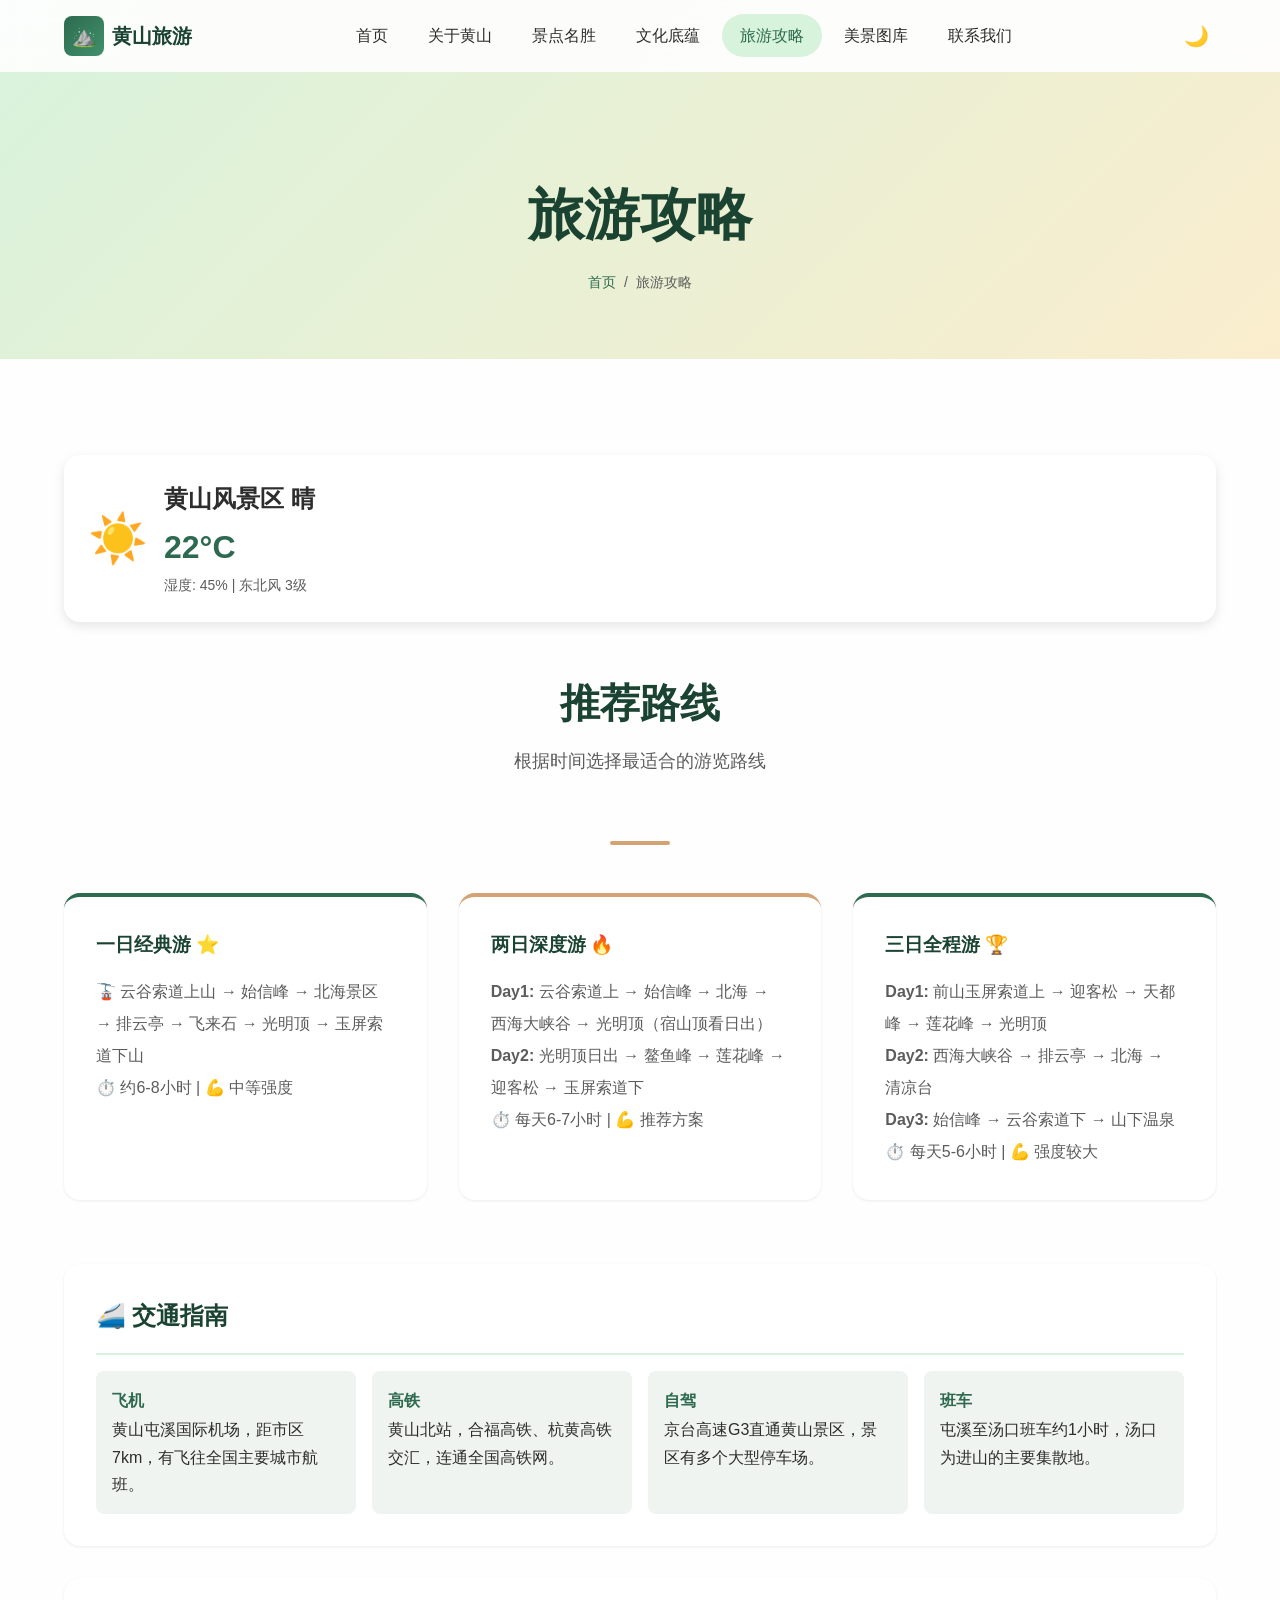
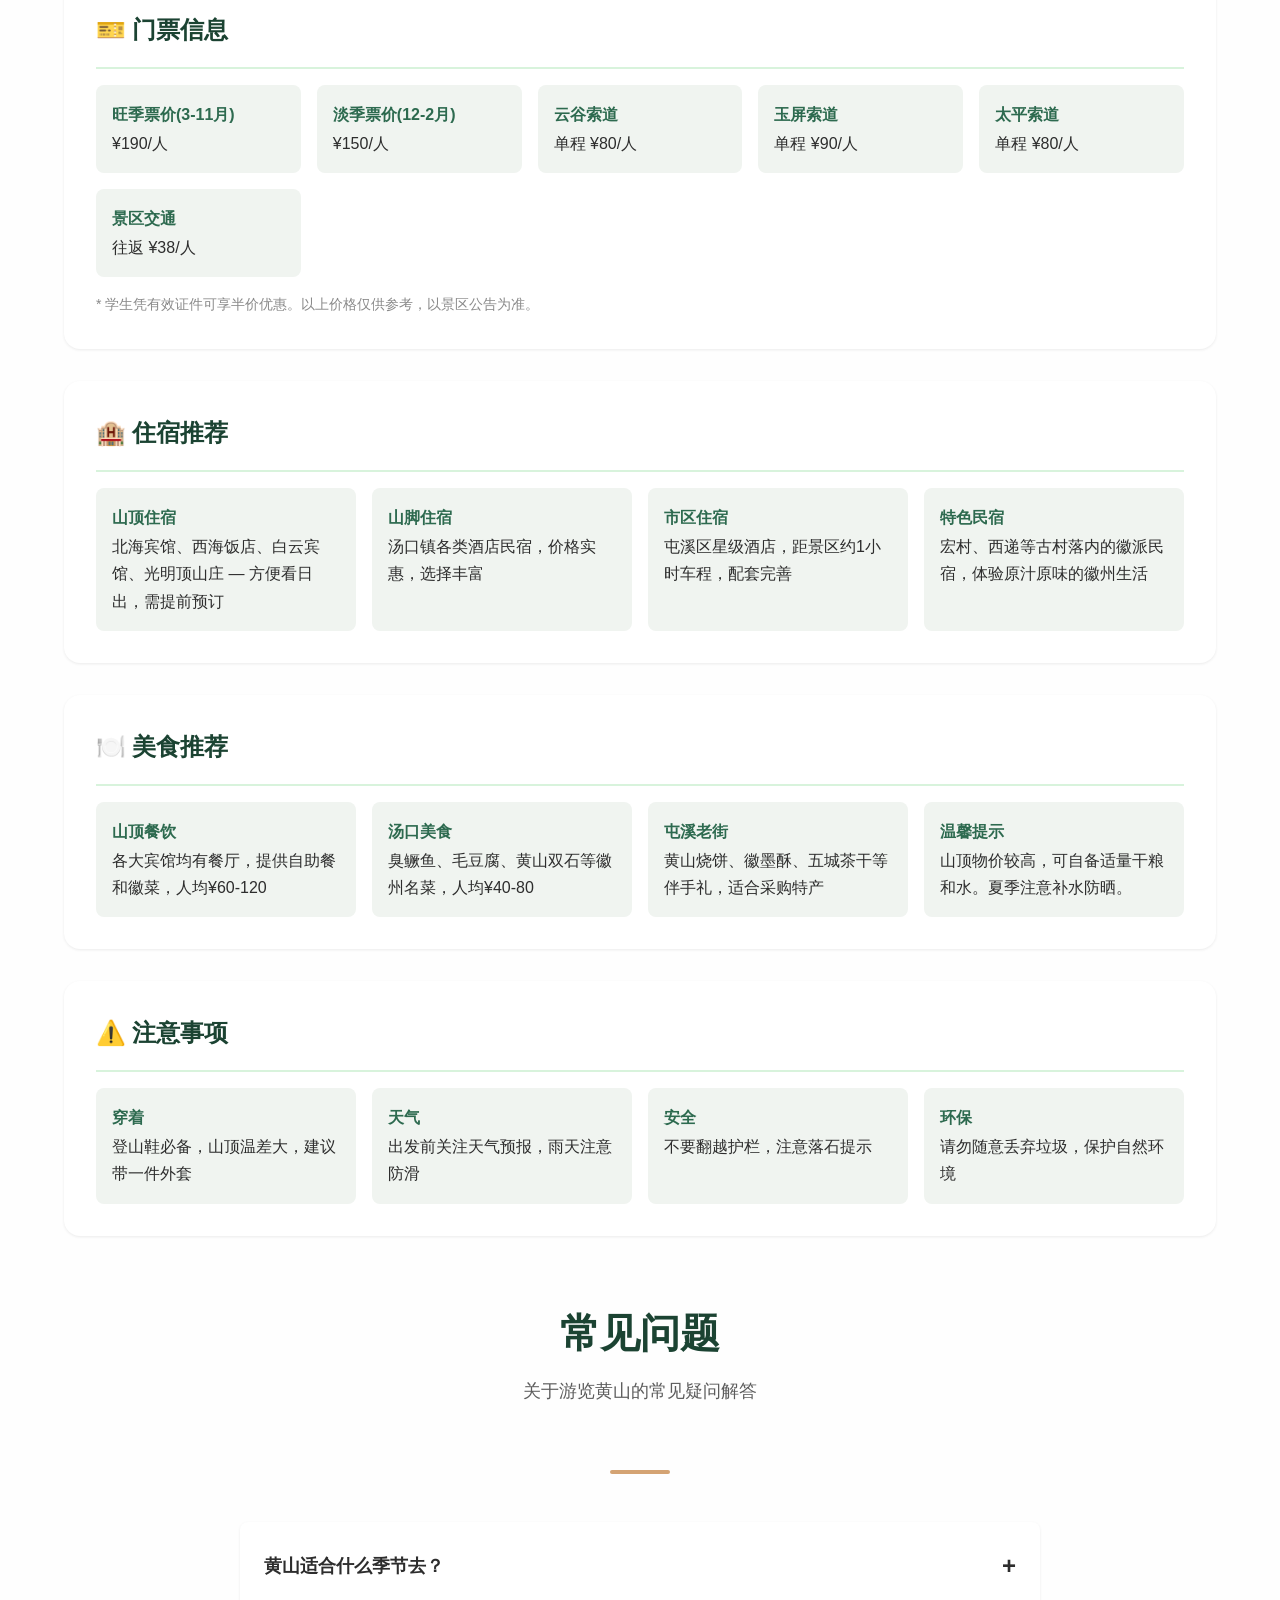
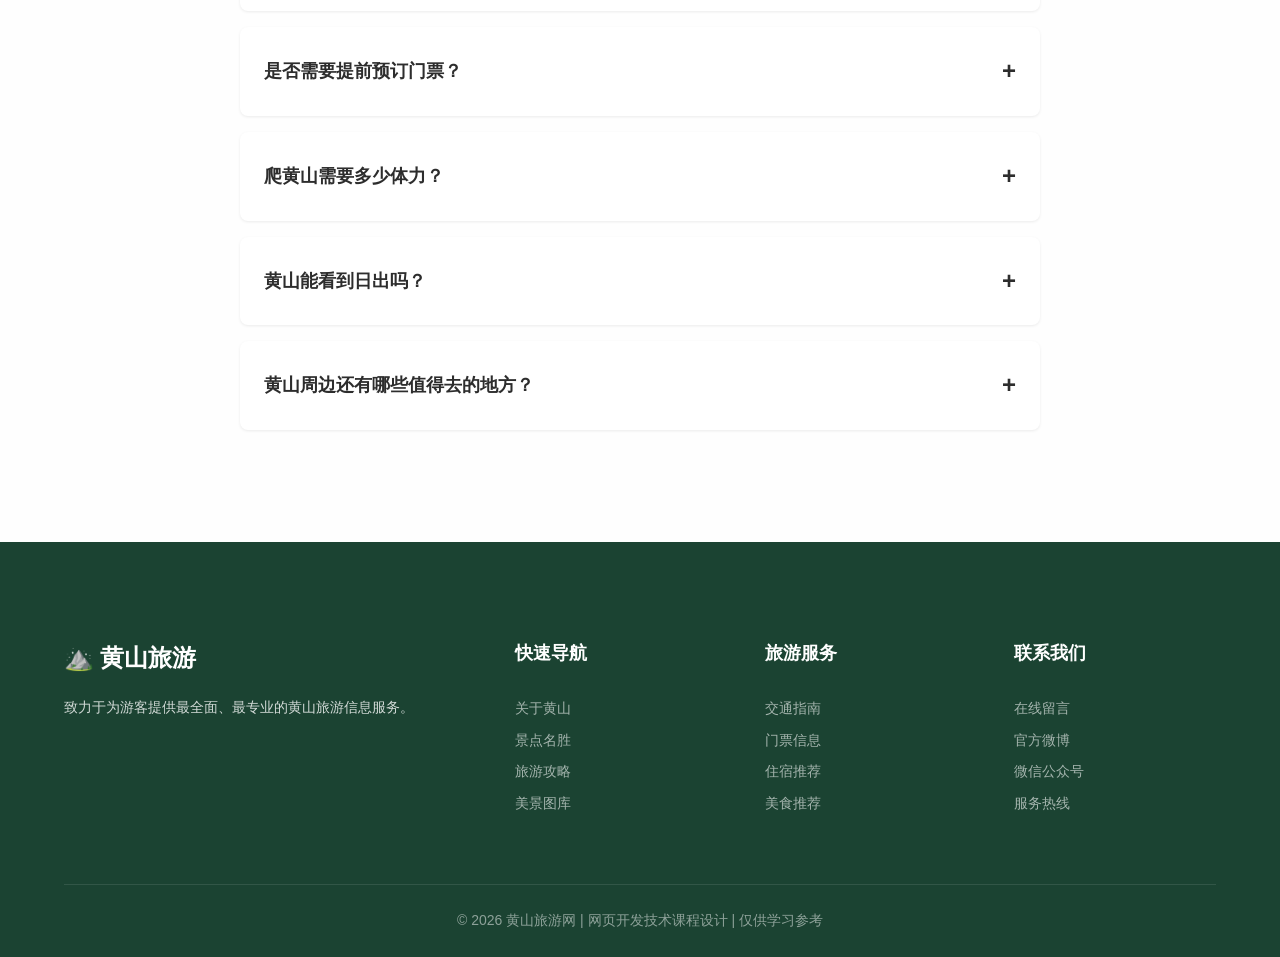
<file: guide.html>
<!DOCTYPE html>
<html lang="zh-CN">
<head>
  <meta charset="UTF-8">
  <meta name="viewport" content="width=device-width, initial-scale=1.0">
  <meta name="description" content="黄山旅游完整攻略：交通指南、门票价格、住宿推荐、美食推荐、最佳路线规划。">
  <title>旅游攻略 | 黄山吃住行游完整指南</title>
  <link rel="stylesheet" href="css/style.css">
  <link rel="icon" href="data:image/svg+xml,<svg xmlns=%22http://www.w3.org/2000/svg%22 viewBox=%220 0 100 100%22><text y=%22.9em%22 font-size=%2290%22>⛰️</text></svg>">
  <style>
    .guide-section {
      background: var(--white); border-radius: var(--radius-lg);
      padding: var(--space-xl); box-shadow: var(--shadow-sm);
      margin-bottom: var(--space-xl);
      transition: all var(--transition);
    }
    .guide-section:hover { box-shadow: var(--shadow-md); }
    .guide-section h3 {
      font-family: var(--font-title); font-size: var(--fs-2xl);
      color: var(--primary-dark); margin-bottom: var(--space-md);
      padding-bottom: var(--space-md); border-bottom: 2px solid var(--primary-pale);
    }
    .info-grid {
      display: grid;
      grid-template-columns: repeat(auto-fit, minmax(200px,1fr));
      gap: var(--space-md);
    }
    .info-item {
      padding: var(--space-md);
      background: var(--bg-alt);
      border-radius: var(--radius-md);
    }
    .info-item strong { display: block; color: var(--primary); margin-bottom: 2px; }

    /* FAQ */
    .faq-item {
      background: var(--white); border-radius: var(--radius-md);
      box-shadow: var(--shadow-sm); margin-bottom: var(--space-md);
      overflow: hidden;
    }
    .faq-question {
      padding: var(--space-lg); cursor: pointer;
      display: flex; justify-content: space-between; align-items: center;
      font-weight: 600; font-size: var(--fs-lg);
      transition: all var(--transition-fast);
    }
    .faq-question:hover { color: var(--primary); }
    .faq-question::after {
      content: "+"; font-size: var(--fs-2xl); transition: transform var(--transition);
    }
    .faq-item.active .faq-question::after { transform: rotate(45deg); }
    .faq-answer {
      max-height: 0; overflow: hidden;
      transition: max-height var(--transition), padding var(--transition);
      padding: 0 var(--space-lg);
    }
    .faq-item.active .faq-answer {
      max-height: 300px; padding: 0 var(--space-lg) var(--space-lg);
    }
    .route-card {
      background: var(--white); border-radius: var(--radius-lg);
      padding: var(--space-xl); box-shadow: var(--shadow-sm);
      border-top: 4px solid var(--primary);
      transition: all var(--transition);
    }
    .route-card:hover { transform: translateY(-3px); box-shadow: var(--shadow-md); }
    .route-card.gold { border-top-color: var(--accent); }
  </style>
</head>
<body>

  <nav class="navbar">
    <div class="container">
      <a href="index.html" class="logo"><span class="logo-icon">⛰️</span><span>黄山旅游</span></a>
      <ul class="nav-links">
        <li><a href="index.html">首页</a></li>
        <li><a href="about.html">关于黄山</a></li>
        <li><a href="spots.html">景点名胜</a></li>
        <li><a href="culture.html">文化底蕴</a></li>
        <li><a href="guide.html" class="active">旅游攻略</a></li>
        <li><a href="gallery.html">美景图库</a></li>
        <li><a href="contact.html">联系我们</a></li>
      </ul>
      <div style="display:flex;align-items:center;gap:0.5rem;">
        <button class="theme-toggle" aria-label="切换主题">🌙</button>
        <button class="hamburger" aria-label="菜单"><span></span><span></span><span></span></button>
      </div>
    </div>
  </nav>

  <section class="page-hero">
    <div class="container">
      <h1>旅游攻略</h1>
      <div class="breadcrumb"><a href="index.html">首页</a><span>/</span><span>旅游攻略</span></div>
    </div>
  </section>

  <section class="section">
    <div class="container">

      <!-- 天气预报小部件 -->
      <div class="weather-widget reveal" style="margin-bottom:var(--space-2xl);"></div>

      <!-- 推荐路线 -->
      <h2 class="section-title reveal">推荐路线</h2>
      <p class="section-subtitle reveal">根据时间选择最适合的游览路线</p>
      <div class="section-divider reveal"></div>
      <div style="display:grid;grid-template-columns:repeat(auto-fit,minmax(300px,1fr));gap:var(--space-xl);margin-bottom:var(--space-3xl);">
        <div class="route-card reveal">
          <h3 style="font-family:var(--font-title);color:var(--primary-dark);margin-bottom:var(--space-md);">一日经典游 ⭐</h3>
          <p style="line-height:2;color:var(--text-light);">
            🚡 云谷索道上山 → 始信峰 → 北海景区 → 排云亭 → 飞来石 → 光明顶 → 玉屏索道下山<br>
            ⏱️ 约6-8小时 | 💪 中等强度
          </p>
        </div>
        <div class="route-card gold reveal">
          <h3 style="font-family:var(--font-title);color:var(--primary-dark);margin-bottom:var(--space-md);">两日深度游 🔥</h3>
          <p style="line-height:2;color:var(--text-light);">
            <strong>Day1:</strong> 云谷索道上 → 始信峰 → 北海 → 西海大峡谷 → 光明顶（宿山顶看日出）<br>
            <strong>Day2:</strong> 光明顶日出 → 鳌鱼峰 → 莲花峰 → 迎客松 → 玉屏索道下<br>
            ⏱️ 每天6-7小时 | 💪 推荐方案
          </p>
        </div>
        <div class="route-card reveal">
          <h3 style="font-family:var(--font-title);color:var(--primary-dark);margin-bottom:var(--space-md);">三日全程游 🏆</h3>
          <p style="line-height:2;color:var(--text-light);">
            <strong>Day1:</strong> 前山玉屏索道上 → 迎客松 → 天都峰 → 莲花峰 → 光明顶<br>
            <strong>Day2:</strong> 西海大峡谷 → 排云亭 → 北海 → 清凉台<br>
            <strong>Day3:</strong> 始信峰 → 云谷索道下 → 山下温泉<br>
            ⏱️ 每天5-6小时 | 💪 强度较大
          </p>
        </div>
      </div>

      <!-- 交通指南 -->
      <div class="guide-section reveal" id="transport">
        <h3>🚄 交通指南</h3>
        <div class="info-grid">
          <div class="info-item"><strong>飞机</strong>黄山屯溪国际机场，距市区7km，有飞往全国主要城市航班。</div>
          <div class="info-item"><strong>高铁</strong>黄山北站，合福高铁、杭黄高铁交汇，连通全国高铁网。</div>
          <div class="info-item"><strong>自驾</strong>京台高速G3直通黄山景区，景区有多个大型停车场。</div>
          <div class="info-item"><strong>班车</strong>屯溪至汤口班车约1小时，汤口为进山的主要集散地。</div>
        </div>
      </div>

      <!-- 门票信息 -->
      <div class="guide-section reveal" id="ticket">
        <h3>🎫 门票信息</h3>
        <div class="info-grid">
          <div class="info-item"><strong>旺季票价(3-11月)</strong>¥190/人</div>
          <div class="info-item"><strong>淡季票价(12-2月)</strong>¥150/人</div>
          <div class="info-item"><strong>云谷索道</strong>单程 ¥80/人</div>
          <div class="info-item"><strong>玉屏索道</strong>单程 ¥90/人</div>
          <div class="info-item"><strong>太平索道</strong>单程 ¥80/人</div>
          <div class="info-item"><strong>景区交通</strong>往返 ¥38/人</div>
        </div>
        <p style="margin-top:1rem;color:var(--text-muted);font-size:var(--fs-sm);">
          * 学生凭有效证件可享半价优惠。以上价格仅供参考，以景区公告为准。
        </p>
      </div>

      <!-- 住宿推荐 -->
      <div class="guide-section reveal" id="hotel">
        <h3>🏨 住宿推荐</h3>
        <div class="info-grid">
          <div class="info-item"><strong>山顶住宿</strong>北海宾馆、西海饭店、白云宾馆、光明顶山庄 — 方便看日出，需提前预订</div>
          <div class="info-item"><strong>山脚住宿</strong>汤口镇各类酒店民宿，价格实惠，选择丰富</div>
          <div class="info-item"><strong>市区住宿</strong>屯溪区星级酒店，距景区约1小时车程，配套完善</div>
          <div class="info-item"><strong>特色民宿</strong>宏村、西递等古村落内的徽派民宿，体验原汁原味的徽州生活</div>
        </div>
      </div>

      <!-- 美食推荐 -->
      <div class="guide-section reveal" id="food">
        <h3>🍽️ 美食推荐</h3>
        <div class="info-grid">
          <div class="info-item"><strong>山顶餐饮</strong>各大宾馆均有餐厅，提供自助餐和徽菜，人均¥60-120</div>
          <div class="info-item"><strong>汤口美食</strong>臭鳜鱼、毛豆腐、黄山双石等徽州名菜，人均¥40-80</div>
          <div class="info-item"><strong>屯溪老街</strong>黄山烧饼、徽墨酥、五城茶干等伴手礼，适合采购特产</div>
          <div class="info-item"><strong>温馨提示</strong>山顶物价较高，可自备适量干粮和水。夏季注意补水防晒。</div>
        </div>
      </div>

      <!-- 注意事项 -->
      <div class="guide-section reveal">
        <h3>⚠️ 注意事项</h3>
        <div class="info-grid">
          <div class="info-item"><strong>穿着</strong>登山鞋必备，山顶温差大，建议带一件外套</div>
          <div class="info-item"><strong>天气</strong>出发前关注天气预报，雨天注意防滑</div>
          <div class="info-item"><strong>安全</strong>不要翻越护栏，注意落石提示</div>
          <div class="info-item"><strong>环保</strong>请勿随意丢弃垃圾，保护自然环境</div>
        </div>
      </div>

      <!-- FAQ -->
      <h2 class="section-title reveal" style="margin-top:var(--space-3xl);">常见问题</h2>
      <p class="section-subtitle reveal">关于游览黄山的常见疑问解答</p>
      <div class="section-divider reveal"></div>
      <div style="max-width:800px;margin:0 auto;">
        <div class="faq-item reveal">
          <div class="faq-question">黄山适合什么季节去？</div>
          <div class="faq-answer"><p>黄山四季皆宜：春季(3-5月)赏花观云海，夏季(6-8月)避暑戏水，秋季(9-11月)赏红叶秋高气爽，冬季(12-2月)观雪景雾凇。最推荐春秋两季，天气最舒适。</p></div>
        </div>
        <div class="faq-item reveal">
          <div class="faq-question">是否需要提前预订门票？</div>
          <div class="faq-answer"><p>建议提前在黄山旅游官方平台或各大OTA平台预订门票和索道票，特别是节假日和旺季（五一、十一、暑假），现场购票可能排长队。</p></div>
        </div>
        <div class="faq-item reveal">
          <div class="faq-question">爬黄山需要多少体力？</div>
          <div class="faq-answer"><p>黄山景区步道以石阶为主，一日游约需步行10-15公里，累计爬升约1000米。一般体力的游客乘坐索道上下山可轻松完成。不推荐全程徒步，非常考验体力。</p></div>
        </div>
        <div class="faq-item reveal">
          <div class="faq-question">黄山能看到日出吗？</div>
          <div class="faq-answer"><p>黄山每年有约200天可见日出。最佳观日出地点为光明顶、清凉台、丹霞峰。需住山顶，日出前30-60分钟到达观景点占位。山顶住宿紧俏，务必提前预订。</p></div>
        </div>
        <div class="faq-item reveal">
          <div class="faq-question">黄山周边还有哪些值得去的地方？</div>
          <div class="faq-answer"><p>宏村、西递（世界文化遗产徽派古村落）、屯溪老街、徽州古城、齐云山、太平湖等，都是非常值得游览的目的地。</p></div>
        </div>
      </div>
    </div>
  </section>

  <footer class="footer">
    <div class="container">
      <div class="footer-grid">
        <div class="footer-brand"><h3>⛰️ 黄山旅游</h3><p>致力于为游客提供最全面、最专业的黄山旅游信息服务。</p></div>
        <div class="footer-col"><h4>快速导航</h4><a href="about.html">关于黄山</a><a href="spots.html">景点名胜</a><a href="guide.html">旅游攻略</a><a href="gallery.html">美景图库</a></div>
        <div class="footer-col"><h4>旅游服务</h4><a href="guide.html#transport">交通指南</a><a href="guide.html#ticket">门票信息</a><a href="guide.html#hotel">住宿推荐</a><a href="guide.html#food">美食推荐</a></div>
        <div class="footer-col"><h4>联系我们</h4><a href="contact.html">在线留言</a><a href="#">官方微博</a><a href="#">微信公众号</a><a href="#">服务热线</a></div>
      </div>
      <div class="footer-bottom"><p>&copy; 2026 黄山旅游网 | 网页开发技术课程设计 | 仅供学习参考</p></div>
    </div>
  </footer>

  <button class="back-to-top" aria-label="返回顶部">↑</button>
  <script src="js/main.js"></script>
  <script src="js/gallery.js"></script>
  <script src="js/form.js"></script>
  <script src="js/effects.js"></script>
</body>
</html>
</file>
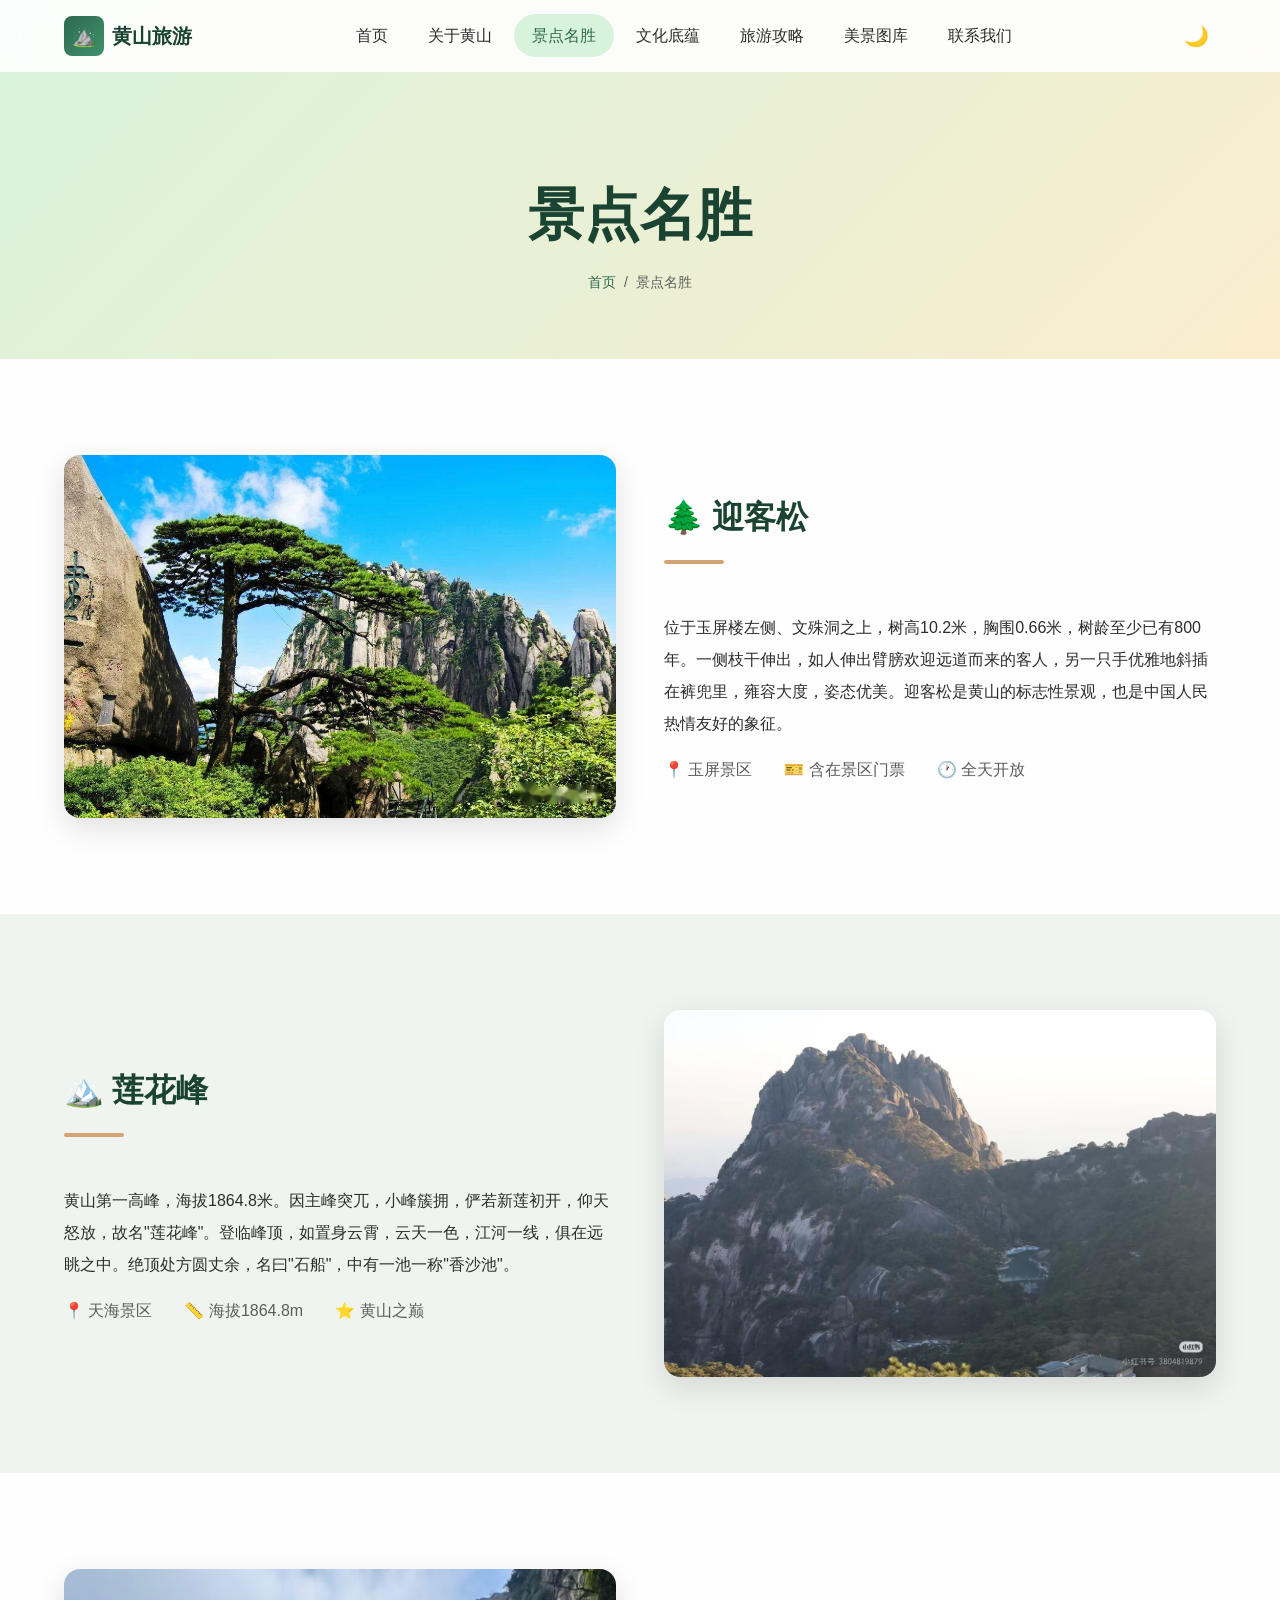
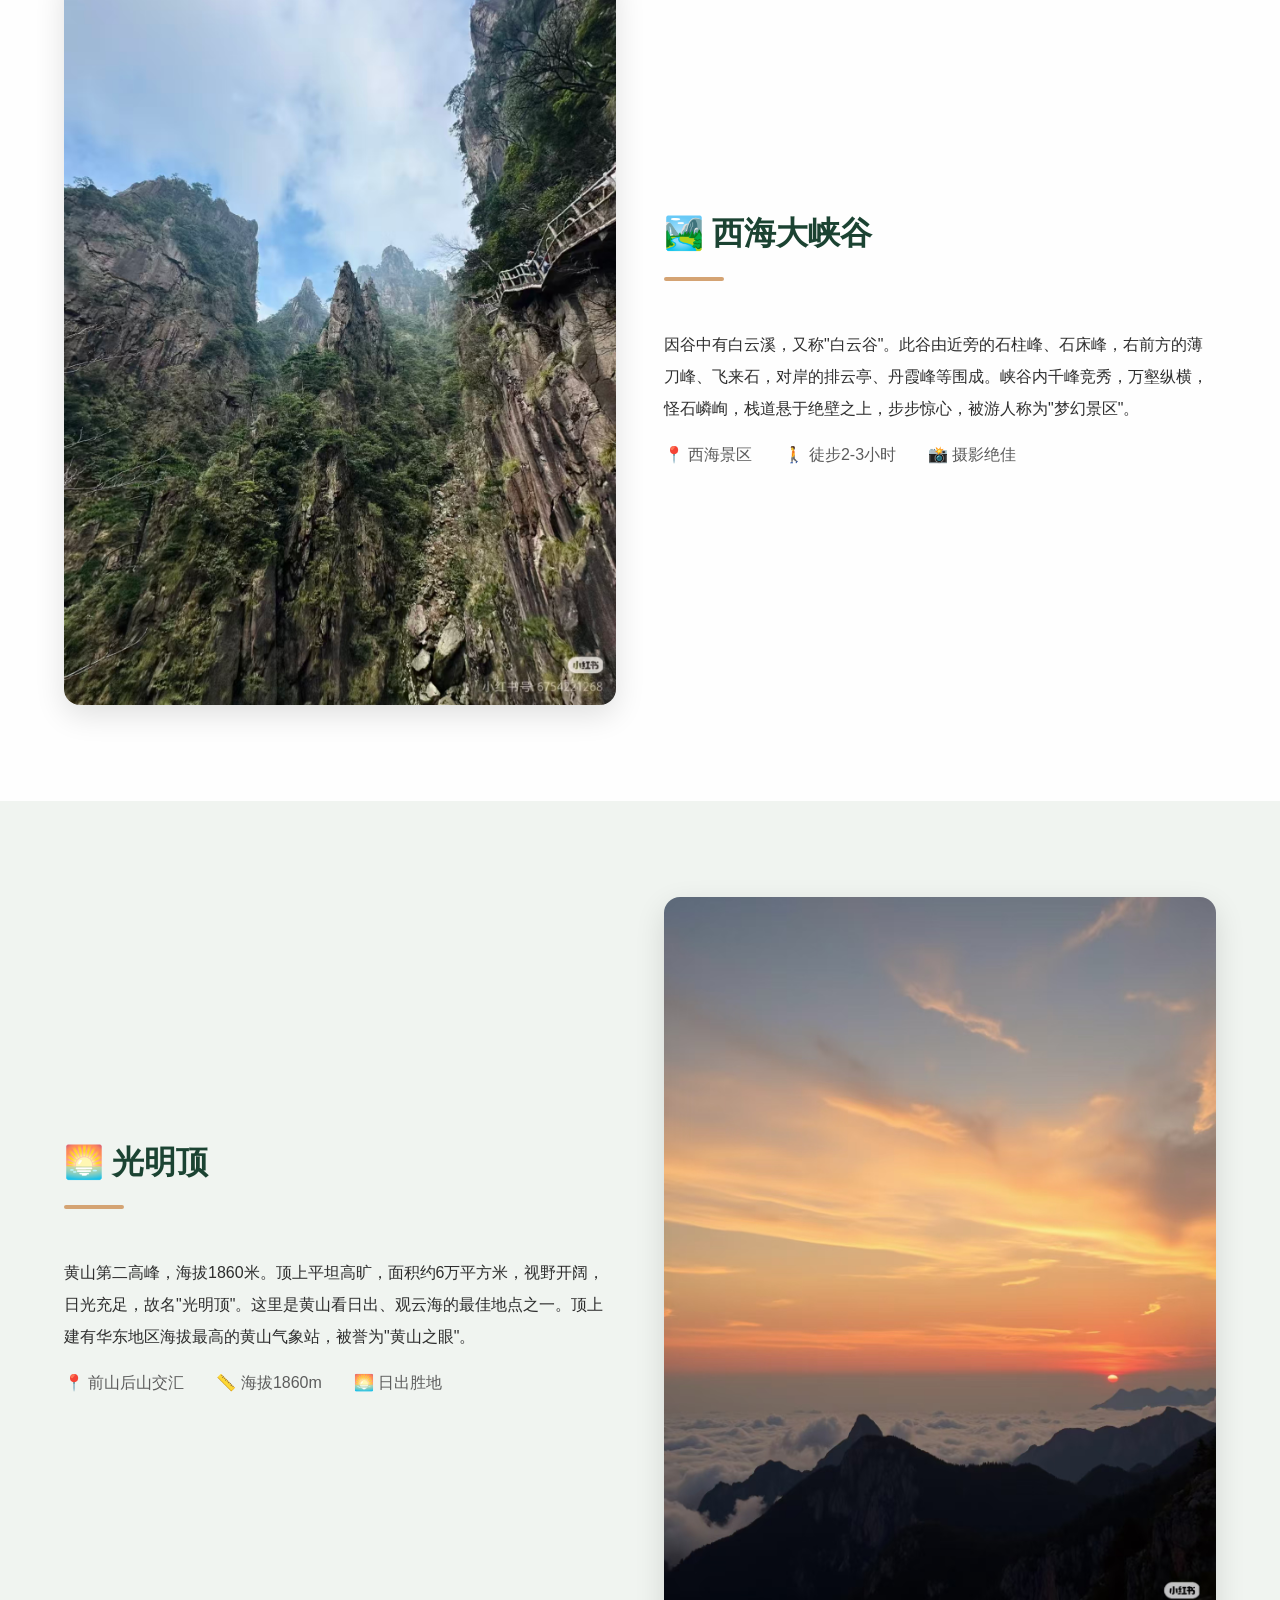
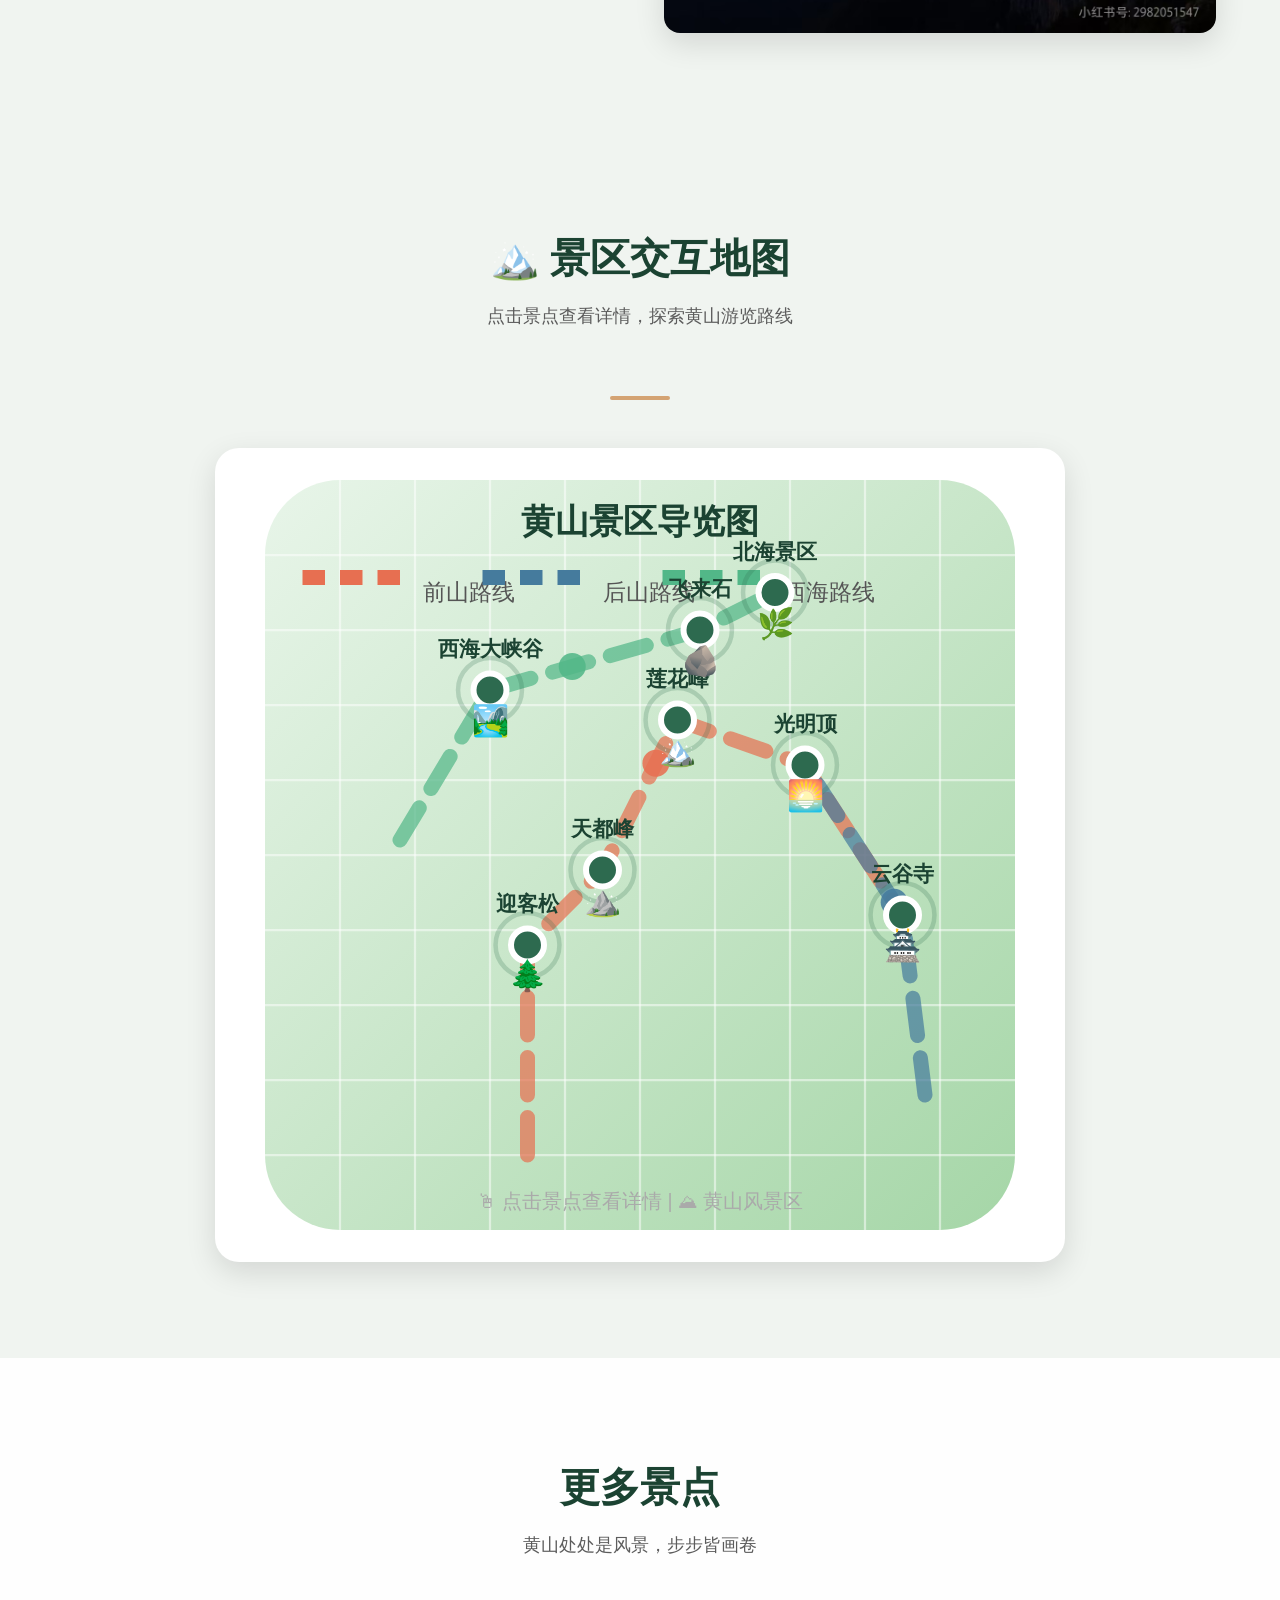
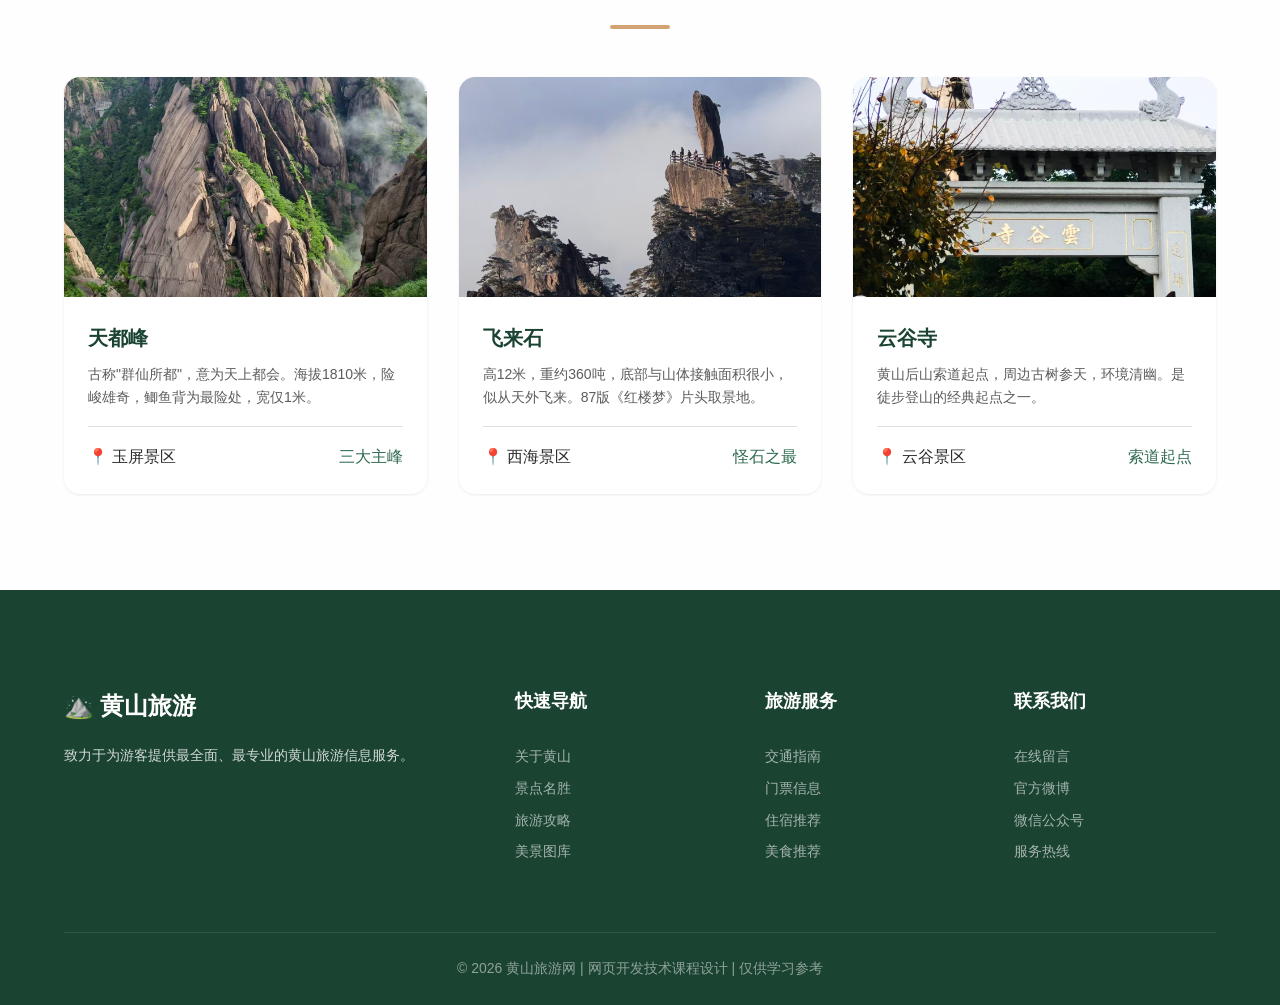
<file: spots.html>
<!DOCTYPE html>
<html lang="zh-CN">
<head>
  <meta charset="UTF-8">
  <meta name="viewport" content="width=device-width, initial-scale=1.0">
  <meta name="description" content="探索黄山著名景点：迎客松、莲花峰、光明顶、西海大峡谷、天都峰、飞来石等。">
  <title>景点名胜 | 黄山奇松怪石云海温泉</title>
  <link rel="stylesheet" href="css/style.css">
  <link rel="icon" href="data:image/svg+xml,<svg xmlns=%22http://www.w3.org/2000/svg%22 viewBox=%220 0 100 100%22><text y=%22.9em%22 font-size=%2290%22>⛰️</text></svg>">
</head>
<body>

  <nav class="navbar">
    <div class="container">
      <a href="index.html" class="logo"><span class="logo-icon">⛰️</span><span>黄山旅游</span></a>
      <ul class="nav-links">
        <li><a href="index.html">首页</a></li>
        <li><a href="about.html">关于黄山</a></li>
        <li><a href="spots.html" class="active">景点名胜</a></li>
        <li><a href="culture.html">文化底蕴</a></li>
        <li><a href="guide.html">旅游攻略</a></li>
        <li><a href="gallery.html">美景图库</a></li>
        <li><a href="contact.html">联系我们</a></li>
      </ul>
      <div style="display:flex;align-items:center;gap:0.5rem;">
        <button class="theme-toggle" aria-label="切换主题">🌙</button>
        <button class="hamburger" aria-label="菜单"><span></span><span></span><span></span></button>
      </div>
    </div>
  </nav>

  <section class="page-hero">
    <div class="container">
      <h1>景点名胜</h1>
      <div class="breadcrumb"><a href="index.html">首页</a><span>/</span><span>景点名胜</span></div>
    </div>
  </section>

  <!-- 迎客松 -->
  <section class="section">
    <div class="container">
      <div class="two-col reveal">
        <img src="images/迎客松/迎客松_1.jpeg" alt="迎客松" class="two-col-img" style="width:100%;">
        <div>
          <h2 class="section-title" style="text-align:left;font-size:2rem;">🌲 迎客松</h2>
          <div class="section-divider" style="margin-left:0;"></div>
          <p style="line-height:2;">位于玉屏楼左侧、文殊洞之上，树高10.2米，胸围0.66米，树龄至少已有800年。一侧枝干伸出，如人伸出臂膀欢迎远道而来的客人，另一只手优雅地斜插在裤兜里，雍容大度，姿态优美。迎客松是黄山的标志性景观，也是中国人民热情友好的象征。</p>
          <div style="margin-top:1rem;display:flex;gap:2rem;color:var(--text-light);">
            <span>📍 玉屏景区</span><span>🎫 含在景区门票</span><span>🕐 全天开放</span>
          </div>
        </div>
      </div>
    </div>
  </section>

  <!-- 莲花峰 -->
  <section class="section" style="background:var(--bg-alt);">
    <div class="container">
      <div class="two-col reveal" style="direction:rtl;">
        <img src="images/莲花峰/天都峰_1.jpg" alt="莲花峰" class="two-col-img" style="width:100%;direction:ltr;">
        <div style="direction:ltr;">
          <h2 class="section-title" style="text-align:left;font-size:2rem;">🏔️ 莲花峰</h2>
          <div class="section-divider" style="margin-left:0;"></div>
          <p style="line-height:2;">黄山第一高峰，海拔1864.8米。因主峰突兀，小峰簇拥，俨若新莲初开，仰天怒放，故名"莲花峰"。登临峰顶，如置身云霄，云天一色，江河一线，俱在远眺之中。绝顶处方圆丈余，名曰"石船"，中有一池一称"香沙池"。</p>
          <div style="margin-top:1rem;display:flex;gap:2rem;color:var(--text-light);">
            <span>📍 天海景区</span><span>📏 海拔1864.8m</span><span>⭐ 黄山之巅</span>
          </div>
        </div>
      </div>
    </div>
  </section>

  <!-- 西海大峡谷 -->
  <section class="section">
    <div class="container">
      <div class="two-col reveal">
        <img src="images/西海大峡谷/西海大峡谷_1.jpg" alt="西海大峡谷" class="two-col-img" style="width:100%;">
        <div>
          <h2 class="section-title" style="text-align:left;font-size:2rem;">🏞️ 西海大峡谷</h2>
          <div class="section-divider" style="margin-left:0;"></div>
          <p style="line-height:2;">因谷中有白云溪，又称"白云谷"。此谷由近旁的石柱峰、石床峰，右前方的薄刀峰、飞来石，对岸的排云亭、丹霞峰等围成。峡谷内千峰竞秀，万壑纵横，怪石嶙峋，栈道悬于绝壁之上，步步惊心，被游人称为"梦幻景区"。</p>
          <div style="margin-top:1rem;display:flex;gap:2rem;color:var(--text-light);">
            <span>📍 西海景区</span><span>🚶 徒步2-3小时</span><span>📸 摄影绝佳</span>
          </div>
        </div>
      </div>
    </div>
  </section>

  <!-- 光明顶 -->
  <section class="section" style="background:var(--bg-alt);">
    <div class="container">
      <div class="two-col reveal" style="direction:rtl;">
        <img src="images/光明顶日出/光明顶日出_1.jpg" alt="光明顶" class="two-col-img" style="width:100%;direction:ltr;">
        <div style="direction:ltr;">
          <h2 class="section-title" style="text-align:left;font-size:2rem;">🌅 光明顶</h2>
          <div class="section-divider" style="margin-left:0;"></div>
          <p style="line-height:2;">黄山第二高峰，海拔1860米。顶上平坦高旷，面积约6万平方米，视野开阔，日光充足，故名"光明顶"。这里是黄山看日出、观云海的最佳地点之一。顶上建有华东地区海拔最高的黄山气象站，被誉为"黄山之眼"。</p>
          <div style="margin-top:1rem;display:flex;gap:2rem;color:var(--text-light);">
            <span>📍 前山后山交汇</span><span>📏 海拔1860m</span><span>🌅 日出胜地</span>
          </div>
        </div>
      </div>
    </div>
  </section>

  
  <!-- ============ 景区交互地图 ============ -->
  <section class="section scenic-map-section">
    <div class="container">
      <h2 class="section-title reveal">🏔️ 景区交互地图</h2>
      <p class="section-subtitle reveal">点击景点查看详情，探索黄山游览路线</p>
      <div class="section-divider reveal"></div>
      <div class="scenic-map-wrapper reveal" id="scenicMap"></div>
    </div>
  </section>
<!-- 更多景点卡片 -->
  <section class="section">
    <div class="container">
      <h2 class="section-title reveal">更多景点</h2>
      <p class="section-subtitle reveal">黄山处处是风景，步步皆画卷</p>
      <div class="section-divider reveal"></div>
      <div style="display:grid;grid-template-columns:repeat(auto-fill,minmax(280px,1fr));gap:var(--space-xl);">
        <div class="card reveal">
          <div class="card-img-wrapper"><img src="images/天都峰/天都峰_2.jpg" alt="天都峰" class="card-img"></div>
          <div class="card-body">
            <h3 class="card-title">天都峰</h3>
            <p class="card-text">古称"群仙所都"，意为天上都会。海拔1810米，险峻雄奇，鲫鱼背为最险处，宽仅1米。</p>
            <div class="card-footer"><span>📍 玉屏景区</span><span style="color:var(--primary);">三大主峰</span></div>
          </div>
        </div>
        <div class="card reveal">
          <div class="card-img-wrapper"><img src="images/飞来石/飞来石_1.jpg" alt="飞来石" class="card-img"></div>
          <div class="card-body">
            <h3 class="card-title">飞来石</h3>
            <p class="card-text">高12米，重约360吨，底部与山体接触面积很小，似从天外飞来。87版《红楼梦》片头取景地。</p>
            <div class="card-footer"><span>📍 西海景区</span><span style="color:var(--primary);">怪石之最</span></div>
          </div>
        </div>
        <div class="card reveal">
          <div class="card-img-wrapper"><img src="images/云谷寺/云谷寺_1.jpg" alt="云谷寺" class="card-img"></div>
          <div class="card-body">
            <h3 class="card-title">云谷寺</h3>
            <p class="card-text">黄山后山索道起点，周边古树参天，环境清幽。是徒步登山的经典起点之一。</p>
            <div class="card-footer"><span>📍 云谷景区</span><span style="color:var(--primary);">索道起点</span></div>
          </div>
        </div>
      </div>
    </div>
  </section>

  <footer class="footer">
    <div class="container">
      <div class="footer-grid">
        <div class="footer-brand"><h3>⛰️ 黄山旅游</h3><p>致力于为游客提供最全面、最专业的黄山旅游信息服务。</p></div>
        <div class="footer-col"><h4>快速导航</h4><a href="about.html">关于黄山</a><a href="spots.html">景点名胜</a><a href="guide.html">旅游攻略</a><a href="gallery.html">美景图库</a></div>
        <div class="footer-col"><h4>旅游服务</h4><a href="guide.html#transport">交通指南</a><a href="guide.html#ticket">门票信息</a><a href="guide.html#hotel">住宿推荐</a><a href="guide.html#food">美食推荐</a></div>
        <div class="footer-col"><h4>联系我们</h4><a href="contact.html">在线留言</a><a href="#">官方微博</a><a href="#">微信公众号</a><a href="#">服务热线</a></div>
      </div>
      <div class="footer-bottom"><p>&copy; 2026 黄山旅游网 | 网页开发技术课程设计 | 仅供学习参考</p></div>
    </div>
  </footer>

  <button class="back-to-top" aria-label="返回顶部">↑</button>
  <script src="js/main.js"></script>
  <script src="js/gallery.js"></script>
  <script src="js/form.js"></script>
  <script src="js/effects.js"></script>
  <script src="js/map.js"></script>
</body>
</html>
</file>
<file: css/style.css>
/* ============================================================
   黄山旅游景点网站 - 主样式表
   主题: 自然山水 · 中国风
   色彩方案: 松绿 + 云白 + 岩灰 + 金秋点缀
   ============================================================ */

/* 导入模块CSS — 必须在所有规则之前 */
@import "hero.css";
@import "components.css";
@import "media.css";
@import "layout.css";
@import "responsive.css";
@import "interactive.css";



/* ============ 导航栏水平布局 ============ */
.nav-links {
  display: flex !important;
  flex-direction: row !important;
  align-items: center;
  gap: var(--space-xs);
}
.nav-links a {
  display: block;
  padding: 8px 18px;
  border-radius: var(--radius-full);
  color: var(--text);
  font-weight: 500;
  transition: all var(--transition-fast);
  position: relative;
}
.nav-links a:hover,
.nav-links a.active {
  color: var(--primary);
  background: var(--primary-pale);
}

/* ============ CSS 自定义属性 (变量) ============ */
:root {
  --primary: #2d6a4f;
  --primary-light: #40916c;
  --primary-dark: #1b4332;
  --primary-pale: #d8f3dc;
  --accent: #d4a373;
  --accent-light: #faedcd;
  --accent-dark: #b07d4b;
  --bg: #fefefe;
  --bg-alt: #f0f4f0;
  --text: #2d2d2d;
  --text-light: #5c5c5c;
  --text-muted: #8a8a8a;
  --border: #dde1dd;
  --white: #ffffff;
  --black: #1a1a1a;
  --success: #52b788;
  --warning: #e9c46a;
  --danger: #e76f51;
  --info: #457b9d;
  --font-sans: "Microsoft YaHei", "PingFang SC", "Helvetica Neue", Arial, sans-serif;
  --font-serif: "SimSun", "Noto Serif SC", Georgia, serif;
  --font-title: "STKaiti", "KaiTi", "楷体", var(--font-serif);
  --fs-xs: 0.75rem; --fs-sm: 0.875rem; --fs-base: 1rem;
  --fs-lg: 1.125rem; --fs-xl: 1.25rem; --fs-2xl: 1.5rem;
  --fs-3xl: 2rem; --fs-4xl: 2.5rem; --fs-5xl: 3.5rem;
  --space-xs: 0.25rem; --space-sm: 0.5rem; --space-md: 1rem;
  --space-lg: 1.5rem; --space-xl: 2rem; --space-2xl: 3rem;
  --space-3xl: 4rem; --space-4xl: 6rem;
  --radius-sm: 4px; --radius-md: 8px; --radius-lg: 16px;
  --radius-xl: 24px; --radius-full: 9999px;
  --shadow-sm: 0 1px 3px rgba(0,0,0,.08);
  --shadow-md: 0 4px 12px rgba(0,0,0,.1);
  --shadow-lg: 0 10px 30px rgba(0,0,0,.12);
  --shadow-xl: 0 20px 60px rgba(0,0,0,.15);
  --transition-fast: 0.15s ease;
  --transition: 0.3s ease;
  --transition-slow: 0.5s ease;
  --nav-height: 72px;
}

[data-theme="dark"] {
  --primary: #40916c;
  --primary-light: #52b788;
  --primary-dark: #2d6a4f;
  --primary-pale: #1b4332;
  --accent: #e9c46a;
  --accent-light: #3d3525;
  --bg: #1a1d1a;
  --bg-alt: #222522;
  --text: #e0e0e0;
  --text-light: #b0b0b0;
  --text-muted: #787878;
  --border: #333633;
  --white: #2a2d2a;
  --black: #f0f0f0;
  --shadow-sm: 0 1px 3px rgba(0,0,0,.3);
  --shadow-md: 0 4px 12px rgba(0,0,0,.4);
  --shadow-lg: 0 10px 30px rgba(0,0,0,.5);
}

/* ============ 全局重置 ============ */
*, *::before, *::after { margin: 0; padding: 0; box-sizing: border-box; }
html { scroll-behavior: smooth; scroll-padding-top: var(--nav-height); font-size: 16px; }
body {
  font-family: var(--font-sans);
  font-size: var(--fs-base);
  line-height: 1.7;
  color: var(--text);
  background: var(--bg);
  overflow-x: hidden;
  transition: background var(--transition), color var(--transition);
}
a { color: var(--primary); text-decoration: none; transition: color var(--transition-fast); }
a:hover { color: var(--primary-dark); }
img { max-width: 100%; height: auto; display: block; }
ul, ol { list-style: none; }
button { cursor: pointer; font: inherit; border: none; background: none; }

/* ============ 工具类 ============ */
.container { width: 100%; max-width: 1200px; margin: 0 auto; padding: 0 var(--space-lg); }
.section { padding: var(--space-4xl) 0; }
.section-title {
  font-family: var(--font-title);
  font-size: var(--fs-4xl);
  color: var(--primary-dark);
  text-align: center;
  margin-bottom: var(--space-sm);
}
.section-subtitle {
  text-align: center;
  color: var(--text-light);
  font-size: var(--fs-lg);
  margin-bottom: var(--space-3xl);
}
.section-divider {
  width: 60px; height: 4px;
  background: var(--accent);
  margin: var(--space-md) auto var(--space-2xl);
  border-radius: var(--radius-full);
}
.btn {
  display: inline-flex; align-items: center; gap: var(--space-sm);
  padding: 12px 28px; border-radius: var(--radius-full);
  font-size: var(--fs-base); font-weight: 600;
  transition: all var(--transition); white-space: nowrap;
}
.btn-primary {
  background: var(--primary); color: var(--white) !important;
  box-shadow: 0 4px 15px rgba(45,106,79,.35);
}
.btn-primary:hover {
  background: var(--primary-dark); transform: translateY(-2px);
  box-shadow: 0 6px 20px rgba(45,106,79,.45);
}
.btn-outline { border: 2px solid var(--primary); color: var(--primary); }
.btn-outline:hover { background: var(--primary); color: var(--white) !important; }
.btn-accent { background: var(--accent); color: var(--white) !important; }
.btn-accent:hover { background: var(--accent-dark); transform: translateY(-2px); }
.btn-lg { padding: 16px 36px; font-size: var(--fs-lg); }
.btn-sm { padding: 8px 20px; font-size: var(--fs-sm); }
.text-center { text-align: center; }
.mt-1 { margin-top: var(--space-md); }
.mt-2 { margin-top: var(--space-xl); }
.mt-3 { margin-top: var(--space-2xl); }
.mb-1 { margin-bottom: var(--space-md); }
.mb-2 { margin-bottom: var(--space-xl); }
.two-col {
  display: grid;
  grid-template-columns: 1fr 1fr;
  gap: var(--space-2xl);
  align-items: center;
}
.two-col-img {
  border-radius: var(--radius-lg);
  box-shadow: var(--shadow-lg);
}

/* ============ 动画 CSS ============ */
@keyframes fadeInUp {
  from { opacity: 0; transform: translateY(30px); }
  to { opacity: 1; transform: translateY(0); }
}
@keyframes fadeIn {
  from { opacity: 0; }
  to { opacity: 1; }
}
@keyframes pulse {
  0%,100% { transform: scale(1); }
  50% { transform: scale(1.05); }
}
@keyframes slideInLeft {
  from { opacity: 0; transform: translateX(-40px); }
  to { opacity: 1; transform: translateX(0); }
}
@keyframes slideInRight {
  from { opacity: 0; transform: translateX(40px); }
  to { opacity: 1; transform: translateX(0); }
}
@keyframes countUp {
  from { opacity: 0; transform: translateY(10px); }
  to { opacity: 1; transform: translateY(0); }
}
</file>
